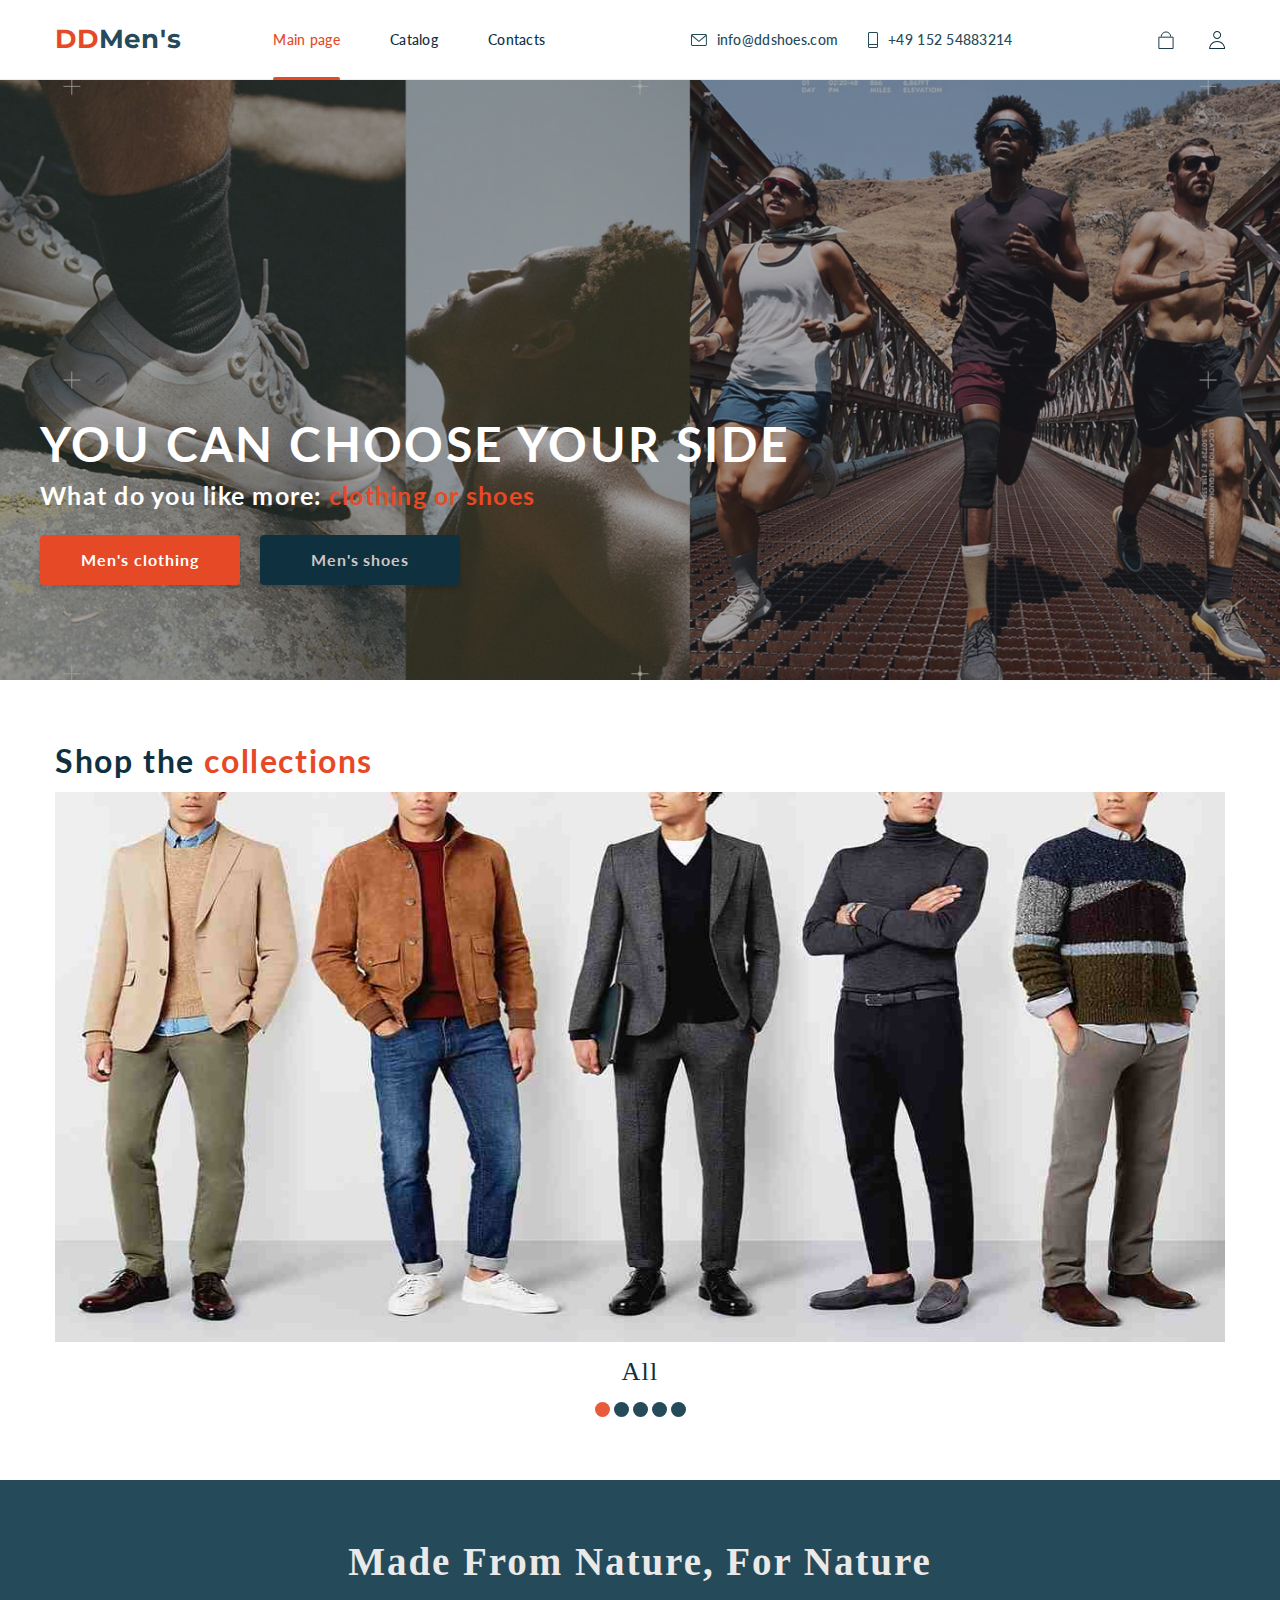
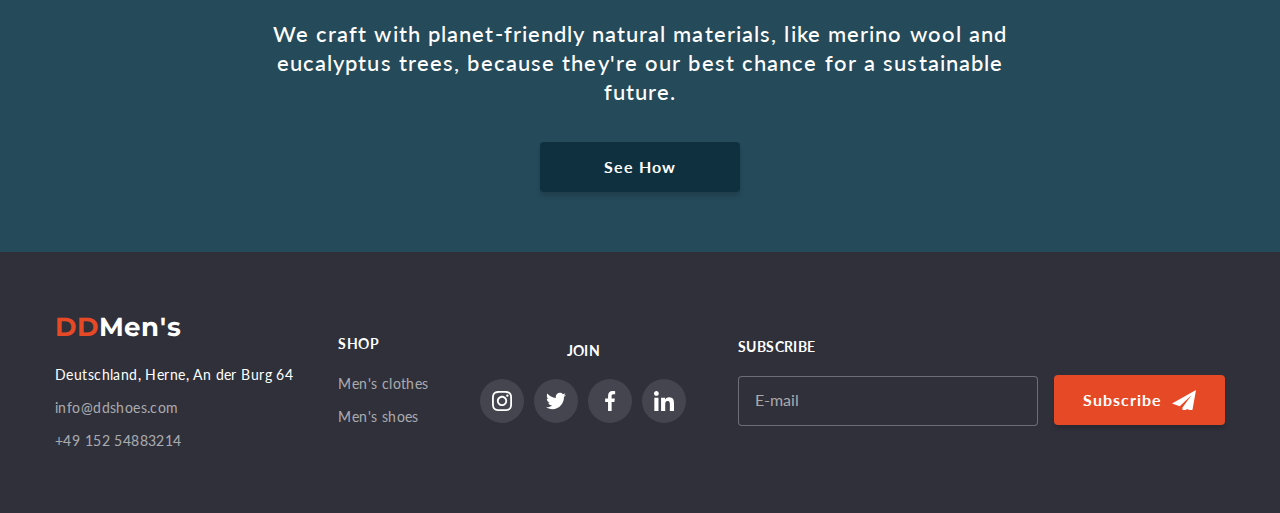
<file: src/index.html>
<!DOCTYPE html>
<html lang="en">
  <head>
    <meta charset="UTF-8" />
    <meta http-equiv="X-UA-Compatible" content="IE=edge" />
    <meta name="viewport" content="width=device-width, initial-scale=1.0" />
    <title>DDmen's</title>
    <!-- Fonts -->
    <link
      href="https://fonts.googleapis.com/css2?family=Cormorant:wght@500&family=Jost:wght@500&family=Lato:wght@400;700&family=Montserrat:wght@400;500&family=Raleway:wght@700&display=swap"
      rel="stylesheet"
    />

    <!-- Normalize -->
    <link
      rel="stylesheet"
      href="https://cdnjs.cloudflare.com/ajax/libs/modern-normalize/1.1.0/modern-normalize.min.css"
    />

    <!-- slick -->
    <!-- Add the slick-theme.css if you want default styling -->
    <!-- <link
      rel="stylesheet"
      type="text/css"
      href="//cdn.jsdelivr.net/npm/slick-carousel@1.8.1/slick/slick.css"
    /> -->
    <!-- Add the slick-theme.css if you want default styling -->
    <!-- <link
      rel="stylesheet"
      type="text/css"
      href="//cdn.jsdelivr.net/npm/slick-carousel@1.8.1/slick/slick-theme.css"
    /> -->

    <!-- Styles -->
    <link rel="stylesheet" href="../css/main.min.css" />
  </head>
  <body>
    <!-- Header -->
    <header class="header" id="header">
      <div class="header-container">
        <!-- Site-nav -->
        <nav class="site-nav">
          <a href="./index.html" class="site-nav__logo">
            <span class="site-nav__logo-span">DD</span>Men's
          </a>
          <ul class="site-nav__list">
            <li class="site-nav__item">
              <a
                href="./index.html"
                class="site-nav__link site-nav__link--current"
                >Main page</a
              >
            </li>
            <li class="site-nav__item">
              <a href="./catalog.html" class="site-nav__link">Catalog</a>
            </li>
            <li class="site-nav__item">
              <a href="" class="site-nav__link">Contacts</a>
            </li>
          </ul>
        </nav>

        <!-- Contacts -->
        <div class="contact">
          <ul class="header-contact__list">
            <li class="header-contact__item">
              <a href="mailto:info@ddshoes.com" class="header-contact__link">
                <svg class="header-contact__icon" width="16" height="12">
                  <use href="./images/icons/header/header.svg#mailto"></use>
                </svg>
                info@ddshoes.com
              </a>
            </li>
            <li class="header-contact__item">
              <a href="tel:+4915254883214" class="header-contact__link">
                <svg class="header-contact__icon" width="10" height="16">
                  <use href="./images/icons/header/header.svg#tel"></use>
                </svg>
                +49 152 54883214
              </a>
            </li>
          </ul>
        </div>

        <!-- Header-actions -->
        <div class="header-actions">
          <ul class="header-actions__list">
            <li class="header-actions__item">
              <a
                href=""
                class="header-actions__link header-actions__link-busket"
              >
                <svg
                  class="header-actions__icon header-actions__icon-busket"
                  width="16"
                  height="18"
                >
                  <use
                    href="./images/icons/header/actions-header.svg#busket"
                  ></use>
                </svg>
              </a>
            </li>
            <li class="header-actions__item">
              <a href="" class="header-actions__link">
                <svg class="header-actions__icon" width="16" height="18">
                  <use
                    href="./images/icons/header/actions-header.svg#account"
                  ></use>
                </svg>
              </a>
            </li>
          </ul>
        </div>

        <!-- Mobile -->

        <!-- Mobile-button -->
        <button
          type="button"
          class="burger__btn burger__btn--opened js-open-menu"
          aria-expanded="false"
          aria-controls="mobile-menu-container"
        >
          <svg
            class="burger__icon burger__icon--opened"
            aria-label="Перемикач мобільного меню"
          >
            <use
              class="burger__use burger__use--opened"
              href="../src/images/icons/mobile/mobile-new.svg#menu-new"
            ></use>
          </svg>
        </button>

        <!-- Mobile-menu -->
        <div class="mobile-menu js-menu-container">
          <div class="menu-container" id="mobile-menu-container">
            <button
              type="button"
              class="burger__btn burger__btn--closed is-close js-close-menu"
              aria-expanded="false"
              aria-controls="mobile-menu-container"
            >
              <svg class="burger__icon" aria-label="Перемикач мобільного меню">
                <use
                  class="burger__use burger__use--crossed"
                  href="./images/icons/mobile/mobile.svg#close-40px"
                ></use>
              </svg>
            </button>

            <!-- Mobile-nav -->
            <ul class="mobile-nav__list">
              <li class="mobile-nav__item">
                <a
                  href="./index.html"
                  class="mobile-nav__link mobile-nav__link--current"
                  >Main page</a
                >
              </li>
              <li class="mobile-nav__item">
                <a href="./catalog.html" class="mobile-nav__link">Catalog</a>
              </li>
              <li class="mobile-nav__item">
                <a href="" class="mobile-nav__link">Contacts</a>
              </li>
            </ul>

            <!-- Mobile-contact -->
            <ul class="mobile-contact__list">
              <li class="mobile-contact__item">
                <a href="tel:+4915254883214" class="mobile-contact__link">
                  +49 152 54883214
                </a>
              </li>
              <li class="mobile-contact__item">
                <a href="mailto:info@ddshoes.com" class="mobile-contact__link">
                  info@ddshoes.com
                </a>
              </li>
            </ul>

            <!-- Mobile-socials -->
            <ul class="mobile-socials">
              <li class="mobile-socials__item">
                <a
                  class="mobile-socials__link"
                  href="https://www.instagram.com/"
                >
                  Instagram
                </a>
              </li>
              <li class="mobile-socials__item">
                <a class="mobile-socials__link" href="https://www.twitter.com/">
                  Twitter
                </a>
              </li>
              <li class="mobile-socials__item">
                <a
                  class="mobile-socials__link"
                  href="https://www.facebook.com/"
                >
                  Facebook
                </a>
              </li>
              <li class="mobile-socials__item">
                <a
                  class="mobile-socials__link"
                  href="https://www.linkedin.com/"
                >
                  LinkedIn
                </a>
              </li>
            </ul>
          </div>
        </div>
      </div>
    </header>

    <!-- Main -->
    <main>
      <!-- Hero -->
      <section class="hero">
        <div class="hero__container">
          <h1 class="hero__title">You can choose your side</h1>
          <p class="hero__text">
            What do you like more:
            <span class="hero__text-span">clothing or shoes</span>
          </p>

          <ul class="hero__list">
            <li class="hero__item">
              <a href="./catalog-clothes.html" class="hero__link"
                ><button class="hero__button">Men's clothing</button></a
              >
            </li>
            <li class="hero__item">
              <a href="./catalog-shoes.html" class="hero__link"
                ><button class="hero__button hero__button-shoes">
                  Men's shoes
                </button></a
              >
            </li>
          </ul>
        </div>
      </section>

      <!-- Season -->
      <section class="season">
        <div class="season__container">
          <h2 class="season__title">
            Shop the <span class="season__title-span">collections</span>
          </h2>

          <!-- Slide-show -->
          <div class="slideshow-cards">
            <ul class="slideshow-cards__list">
              <li class="slideshow-cards__item">
                <div class="slideshow-cards__box mySlides fade">
                  <p class="slideshow-cards__number">1 / 5</p>
                  <img
                    class="slideshow-cards__img"
                    src="./images/index/season/all.jpg"
                    alt=""
                  />
                  <a href="./catalog-clothes.html" class="slideshow-cards__link"
                    ><p class="slideshow-cards__text">All</p></a
                  >
                </div>
              </li>

              <li class="slideshow-cards__item">
                <div class="slideshow-cards__box mySlides fade">
                  <p class="slideshow-cards__number">2 / 5</p>
                  <img
                    class="slideshow-cards__img"
                    src="./images/index/season/sport.jpg"
                    alt=""
                  />
                  <a href="./catalog-clothes.html" class="slideshow-cards__link"
                    ><p class="slideshow-cards__text">Sport</p></a
                  >
                </div>
              </li>

              <li class="slideshow-cards__item">
                <div class="slideshow-cards__box mySlides fade">
                  <p class="slideshow-cards__number">3 / 5</p>
                  <img
                    class="slideshow-cards__img"
                    src="./images/index/season/summer.jpg"
                    alt=""
                  />
                  <a href="./catalog-clothes.html" class="slideshow-cards__link"
                    ><p class="slideshow-cards__text">Summer</p></a
                  >
                </div>
              </li>

              <li class="slideshow-cards__item">
                <div class="slideshow-cards__box mySlides fade">
                  <p class="slideshow-cards__number">4 / 5</p>
                  <img
                    class="slideshow-cards__img"
                    src="./images/index/season/winter.jpg"
                    alt=""
                  />
                  <a href="./catalog-clothes.html" class="slideshow-cards__link"
                    ><p class="slideshow-cards__text">Winter</p></a
                  >
                </div>
              </li>

              <li class="slideshow-cards__item">
                <div class="slideshow-cards__box mySlides fade">
                  <p class="slideshow-cards__number">5 / 5</p>
                  <img
                    class="slideshow-cards__img"
                    src="./images/index/season/casual.jpg"
                    alt=""
                  />
                  <a href="./catalog-clothes.html" class="slideshow-cards__link"
                    ><p class="slideshow-cards__text">Casual</p></a
                  >
                </div>
              </li>
            </ul>
          </div>

          <!-- Next and previous buttons -->
          <!-- <div class="slideshow-swipe">
            <ul class="slideshow-swipe__list">
              <li class="slideshow-swipe__item">
                <a
                  class="slideshow-swipe__button prev"
                  onclick="plusSlides(-1)"
                >
                  <svg class="slideshow-swipe__icon">
                    <use href="../src/images/icons/index/left.svg"></use>
                  </svg>
                </a>
              </li>
              <li class="slideshow-swipe__item slideshow-swipe__item-next">
                <a class="slideshow-swipe__button next" onclick="plusSlides(1)">
                  <svg class="slideshow-swipe__icon">
                    <use href="./images/icons/index/right.svg"></use>
                  </svg>
                </a>
              </li>
            </ul>
          </div> -->

          <!-- The dots/circles -->
          <div class="slideshow-dots">
            <ul class="slideshow-dots__list">
              <li class="slideshow-dots__item">
                <span
                  class="slideshow-dots__dot dot"
                  onclick="currentSlide(1)"
                ></span>
              </li>
              <li class="slideshow-dots__item">
                <span
                  class="slideshow-dots__dot dot"
                  onclick="currentSlide(2)"
                ></span>
              </li>
              <li class="slideshow-dots__item">
                <span
                  class="slideshow-dots__dot dot"
                  onclick="currentSlide(3)"
                ></span>
              </li>
              <li class="slideshow-dots__item">
                <span
                  class="slideshow-dots__dot dot"
                  onclick="currentSlide(4)"
                ></span>
              </li>
              <li class="slideshow-dots__item">
                <span
                  class="slideshow-dots__dot dot"
                  onclick="currentSlide(5)"
                ></span>
              </li>
            </ul>
          </div>
        </div>
      </section>

      <!-- Nature -->
      <section class="nature">
        <div class="nature__container">
          <h2 class="nature__title">Made From Nature, For Nature</h2>
          <p class="nature__text">
            We craft with planet-friendly natural materials, like merino wool
            and eucalyptus trees, because they're our best chance for a
            sustainable future.
          </p>
          <a href="" class="nature__link"
            ><button type="button" class="nature__button">See How</button>
          </a>
        </div>
      </section>
    </main>

    <!-- Footer -->
    <footer class="footer">
      <div class="footer-container">
        <h2 class="footer__title">Footer</h2>
        <!-- Footer-address -->
        <div class="footer-address">
          <!-- Address-logo -->
          <a href="./index.html" class="footer-address__logo">
            <span class="footer-address__logo-span">DD</span>Men's
          </a>

          <address class="footer-address__address">
            <ul class="footer-address__list">
              <li class="footer-address__item">
                <a
                  href="https://maps.app.goo.gl/2RKLBcvgn1Kz6TnK7?g_st=it"
                  class="footer-address__link"
                  >Deutschland, Herne, An der Burg 64</a
                >
              </li>
              <li class="footer-address__item">
                <a
                  href="mailto:info@ddshoes.com"
                  class="footer-address__link footer-address__link--add"
                  >info@ddshoes.com</a
                >
              </li>
              <li class="footer-address__item">
                <a
                  href="tel:+4915254883214"
                  class="footer-address__link footer-address__link--add"
                  >+49 152 54883214</a
                >
              </li>
            </ul>
          </address>
        </div>

        <!-- Shop -->
        <div class="footer-shop">
          <h3 class="footer-shop__title">Shop</h3>
          <ul class="footer-shop__list">
            <li class="footer-shop__item">
              <a href="./catalog-clothes.html" class="footer-shop__link">
                <p class="footer-shop__text">Men's clothes</p>
              </a>
            </li>
            <li class="footer-shop__item">
              <a href="./catalog-shoes.html" class="footer-shop__link">
                <p class="footer-shop__text">Men's shoes</p>
              </a>
            </li>
          </ul>
        </div>

        <!-- Socials -->
        <div class="footer-socials">
          <h3 class="footer-socials__title">Join</h3>
          <ul class="footer-socials__list">
            <li class="footer-socials__item">
              <a
                href="https://www.instagram.com/"
                target="_blank"
                class="footer-socials__link"
              >
                <svg class="footer-socials__icon">
                  <use href="./images/icons/social/social.svg#instagram"></use>
                </svg>
              </a>
            </li>
            <li class="footer-socials__item">
              <a
                href="https://www.twitter.com/"
                target="_blank"
                class="footer-socials__link"
              >
                <svg class="footer-socials__icon">
                  <use href="./images/icons/social/social.svg#twitter"></use>
                </svg>
              </a>
            </li>
            <li class="footer-socials__item">
              <a
                href="https://www.facebook.com/"
                target="_blank"
                class="footer-socials__link"
              >
                <svg class="footer-socials__icon">
                  <use href="./images/icons/social/social.svg#facebook"></use>
                </svg>
              </a>
            </li>
            <li class="footer-socials__item">
              <a
                href="https://www.linkedin.com/"
                target="_blank"
                class="footer-socials__link"
              >
                <svg class="footer-socials__icon">
                  <use href="./images/icons/social/social.svg#linkedin"></use>
                </svg>
              </a>
            </li>
          </ul>
        </div>

        <!-- Subscribe -->
        <div class="footer-subscribe">
          <p class="footer-subscribe__text">Subscribe</p>
          <form action="" class="js-speaker-form">
            <div class="form-footer">
              <label for="mail" class="form-footer__label"></label>
              <input
                type="email"
                name="mail"
                id="mail"
                class="form-footer__input"
                placeholder="E-mail"
              />
              <button type="submit" class="form-footer__button">
                Subscribe
              </button>
            </div>
          </form>
        </div>
      </div>
    </footer>

    <!-- Scripts -->
    <script src="../src/js/modal.js"></script>
    <script defer src="../src/js/mobile-menu.js"></script>
    <script src="../src/js/slider.js"></script>
    <!-- <script defer src="../src/js/light-box.js"></script>
    <script src="../src/js/slick.js"></script> -->
  </body>
</html>
</file>
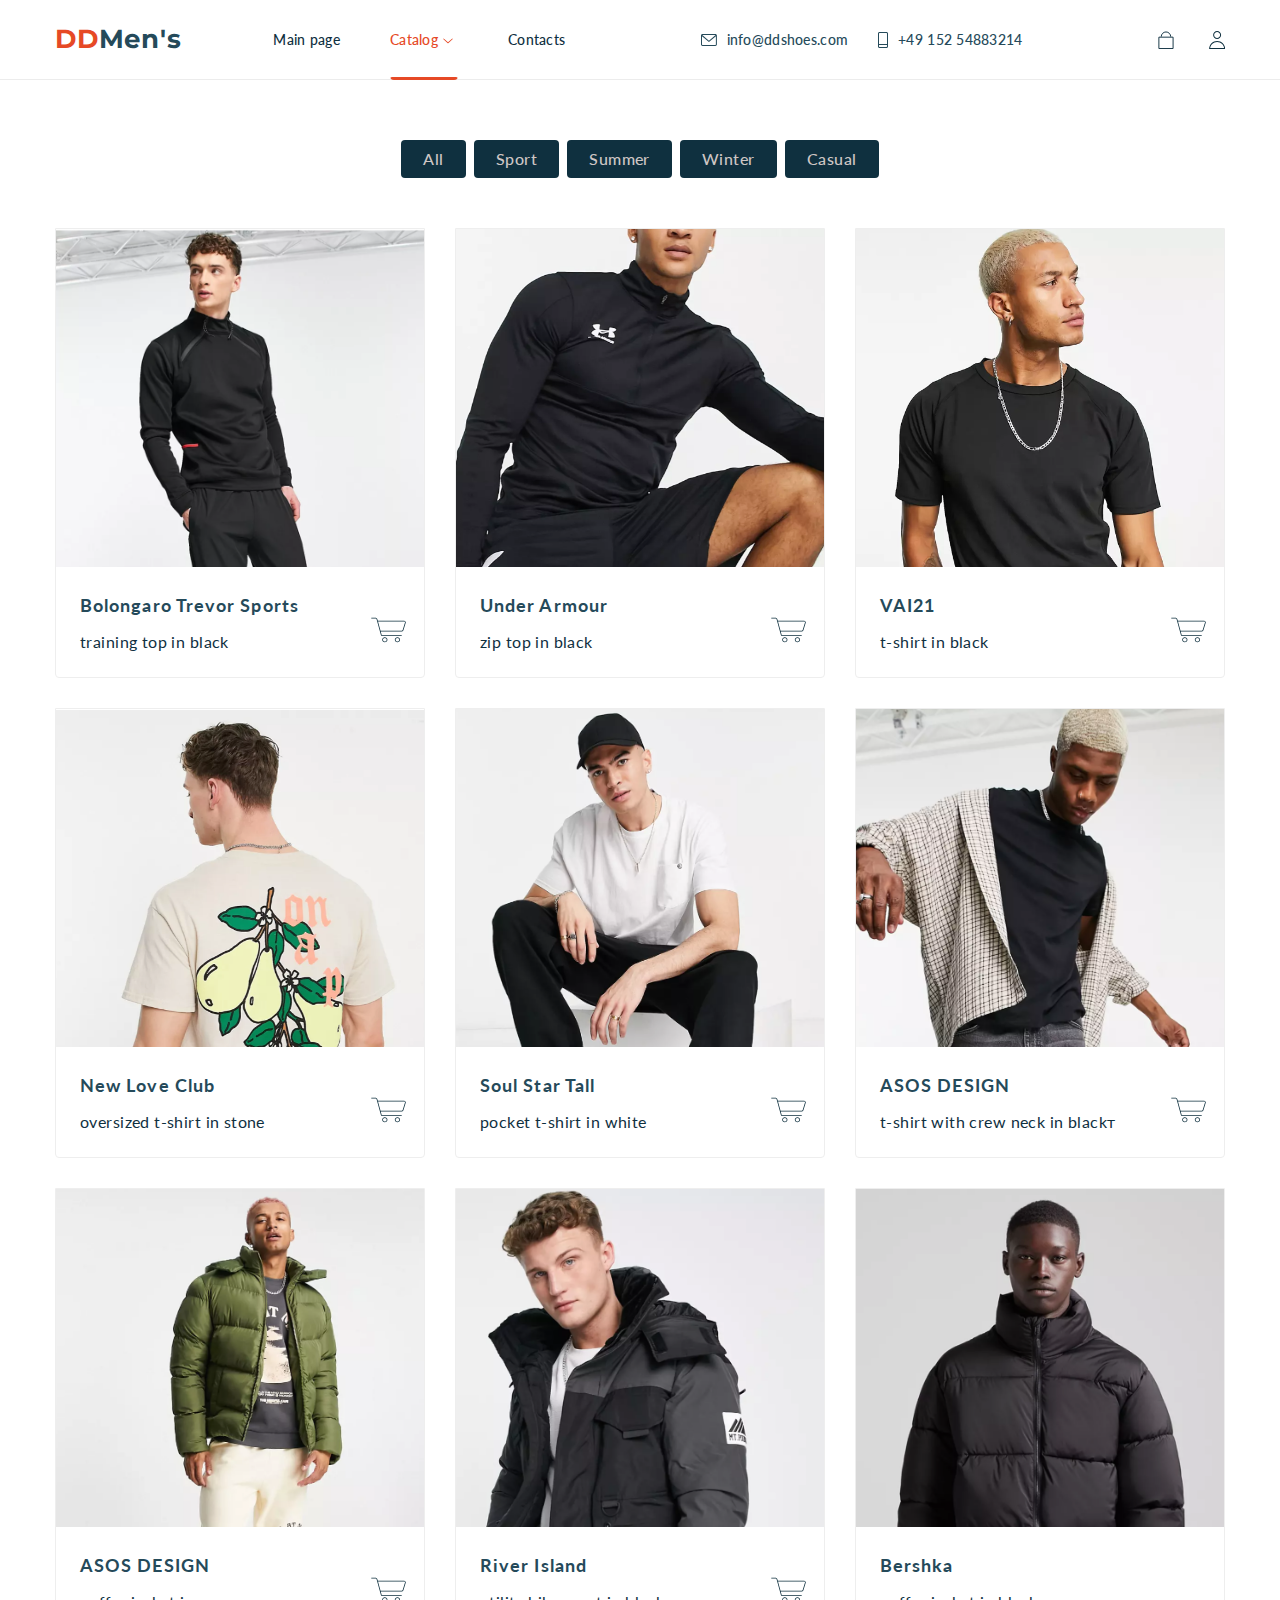
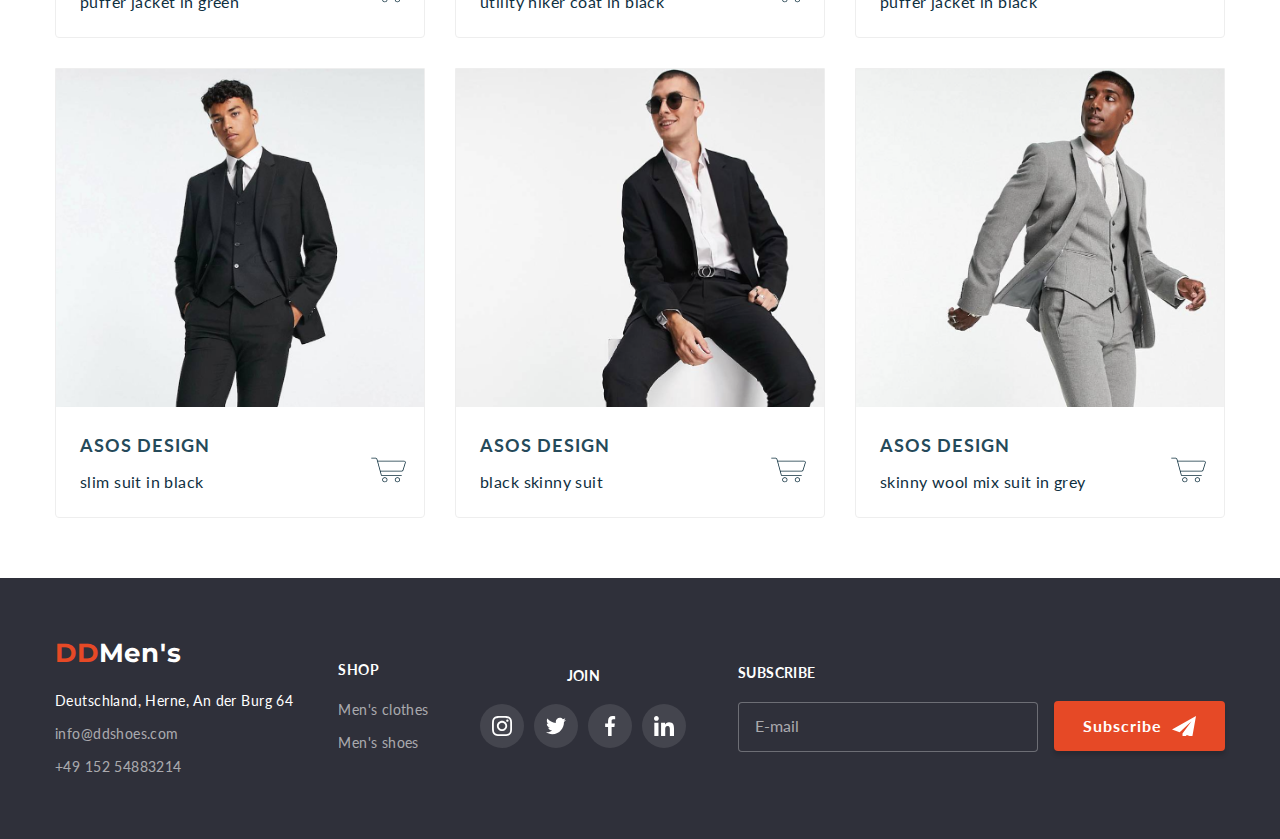
<file: catalog-clothes.html>
<!DOCTYPE html>
<html lang="en">
  <head>
    <meta charset="UTF-8" />
    <meta http-equiv="X-UA-Compatible" content="IE=edge" />
    <meta name="viewport" content="width=device-width, initial-scale=1.0" />
    <title>DDmen's</title>
    <!-- Fonts -->
    <link
      href="https://fonts.googleapis.com/css2?family=Cormorant:wght@500&family=Jost:wght@500&family=Lato:wght@400;700&family=Montserrat:wght@400;500&family=Raleway:wght@700&display=swap"
      rel="stylesheet"
    />

    <!-- Normalize -->
    <link
      rel="stylesheet"
      href="https://cdnjs.cloudflare.com/ajax/libs/modern-normalize/1.1.0/modern-normalize.min.css"
    />

    <!-- Script JQuery -->
    <script src="//ajax.googleapis.com/ajax/libs/jquery/1.10.2/jquery.min.js"></script>

    <!-- Styles -->
    <link rel="stylesheet" href="./css/main.min.css" />
  </head>
  <body>
    <!-- Header -->
    <header class="header" id="header">
      <div class="header-container">
        <!-- Site-nav -->
        <nav class="site-nav">
          <a href="./index.html" class="site-nav__logo">
            <span class="site-nav__logo-span">DD</span>Men's
          </a>
          <ul class="site-nav__list">
            <li class="site-nav__item">
              <a href="./index.html" class="site-nav__link">Main page</a>
            </li>
            <li class="site-nav__item">
              <!-- <a href="./catalog.html" class="site-nav__link">Catalog</a> -->
              <div class="dropdown">
                <button
                  class="dropdown__button site-nav__link site-nav__link--current"
                >
                  Catalog
                  <svg class="dropdown__icon" width="20" height="20">
                    <use
                      href="./images/icons/header/scroll.svg#scroll-down"
                    ></use>
                  </svg>
                </button>
                <div class="dropdown__content">
                  <ul class="dropdown__list">
                    <li class="dropdown__item">
                      <a class="dropdown__link" href="./catalog-clothes.html"
                        >Men's wear</a
                      >
                    </li>
                    <li class="dropdown__item">
                      <a class="dropdown__link" href="./catalog-shoes.html"
                        >Men's shoes</a
                      >
                    </li>
                  </ul>
                </div>
              </div>
            </li>
            <li class="site-nav__item">
              <a href="" class="site-nav__link">Contacts</a>
            </li>
          </ul>
        </nav>

        <!-- Contacts -->
        <div class="contact">
          <ul class="header-contact__list">
            <li class="header-contact__item">
              <a href="mailto:info@ddshoes.com" class="header-contact__link">
                <svg class="header-contact__icon" width="16" height="12">
                  <use href="./images/icons/header/header.svg#mailto"></use>
                </svg>
                info@ddshoes.com
              </a>
            </li>
            <li class="header-contact__item">
              <a href="tel:+4915254883214" class="header-contact__link">
                <svg class="header-contact__icon" width="10" height="16">
                  <use href="./images/icons/header/header.svg#tel"></use>
                </svg>
                +49 152 54883214
              </a>
            </li>
          </ul>
        </div>

        <!-- Header-actions -->
        <div class="header-actions">
          <ul class="header-actions__list">
            <li class="header-actions__item">
              <a
                href=""
                class="header-actions__link header-actions__link-busket"
              >
                <svg
                  class="header-actions__icon header-actions__icon-busket"
                  width="16"
                  height="18"
                >
                  <use
                    href="./images/icons/header/actions-header.svg#busket"
                  ></use>
                </svg>
              </a>
            </li>
            <li class="header-actions__item">
              <a href="" class="header-actions__link">
                <svg class="header-actions__icon" width="16" height="18">
                  <use
                    href="./images/icons/header/actions-header.svg#account"
                  ></use>
                </svg>
              </a>
            </li>
          </ul>
        </div>

        <!-- Mobile -->

        <!-- Mobile-button -->
        <button
          type="button"
          class="burger__btn burger__btn--opened js-open-menu"
          aria-expanded="false"
          aria-controls="mobile-menu-container"
        >
          <svg
            class="burger__icon burger__icon--opened"
            aria-label="Перемикач мобільного меню"
          >
            <use
              class="burger__use burger__use--opened"
              href="./images/icons/mobile/mobile-new.svg#menu-new"
            ></use>
          </svg>
        </button>

        <!-- Mobile-menu -->
        <div class="mobile-menu js-menu-container">
          <div class="menu-container" id="mobile-menu-container">
            <button
              type="button"
              class="burger__btn burger__btn--closed is-close js-close-menu"
              aria-expanded="false"
              aria-controls="mobile-menu-container"
            >
              <svg class="burger__icon" aria-label="Перемикач мобільного меню">
                <use
                  class="burger__use burger__use--crossed"
                  href="./images/icons/mobile/mobile.svg#close-40px"
                ></use>
              </svg>
            </button>

            <!-- Mobile-nav -->
            <ul class="mobile-nav__list">
              <li class="mobile-nav__item">
                <a href="./index.html" class="mobile-nav__link">Main page</a>
              </li>
              <li class="mobile-nav__item">
                <div class="dropdown-mobile">
                  <button
                    class="dropdown-mobile__button mobile-nav__link dropdown-btn mobile-nav__link--current"
                  >
                    Catalog
                    <!-- <svg class="dropdown-mobile__icon" width="20" height="20"> -->
                    <!-- <use
                        href="./images/icons/header/scroll.svg#scroll-down"
                      ></use>
                    </svg> -->
                  </button>
                  <div class="dropdown-mobile__content">
                    <ul class="dropdown-mobile__list">
                      <li class="dropdown-mobile__item">
                        <a
                          class="dropdown-mobile__link"
                          href="./catalog-clothes.html"
                          >Men's wear</a
                        >
                      </li>
                      <li class="dropdown-mobile__item">
                        <a
                          class="dropdown-mobile__link"
                          href="./catalog-shoes.html"
                          >Men's shoes</a
                        >
                      </li>
                    </ul>
                  </div>
                </div>
              </li>

              <li class="mobile-nav__item mobile-nav__item-contacts">
                <a href="" class="mobile-nav__link">Contacts</a>
              </li>
            </ul>

            <!-- Mobile-contact -->
            <ul class="mobile-contact__list">
              <li class="mobile-contact__item">
                <a href="tel:+4915254883214" class="mobile-contact__link">
                  +49 152 54883214
                </a>
              </li>
              <li class="mobile-contact__item">
                <a href="mailto:info@ddshoes.com" class="mobile-contact__link">
                  info@ddshoes.com
                </a>
              </li>
            </ul>

            <!-- Mobile-socials -->
            <ul class="mobile-socials">
              <li class="mobile-socials__item">
                <a
                  class="mobile-socials__link"
                  href="https://www.instagram.com/"
                >
                  Instagram
                </a>
              </li>
              <li class="mobile-socials__item">
                <a class="mobile-socials__link" href="https://www.twitter.com/">
                  Twitter
                </a>
              </li>
              <li class="mobile-socials__item">
                <a
                  class="mobile-socials__link"
                  href="https://www.facebook.com/"
                >
                  Facebook
                </a>
              </li>
              <li class="mobile-socials__item">
                <a
                  class="mobile-socials__link"
                  href="https://www.linkedin.com/"
                >
                  LinkedIn
                </a>
              </li>
            </ul>
          </div>
        </div>
      </div>
    </header>

    <!-- Main -->
    <main>
      <!-- Catalog -->
      <section class="catalog">
        <div class="catalog-container">
          <h1 class="catalog__title">Catalog</h1>

          <!-- Filtration buttons -->
          <div class="filtration__container">
            <ul class="filtration__list">
              <li class="filtration__item">
                <button
                  class="filtration__button"
                  onclick="filterSelection('all')"
                >
                  All
                </button>
              </li>
              <li class="filtration__item">
                <button
                  class="filtration__button"
                  onclick="filterSelection('sport')"
                >
                  Sport
                </button>
              </li>
              <li class="filtration__item">
                <button
                  class="filtration__button"
                  onclick="filterSelection('summer')"
                >
                  Summer
                </button>
              </li>
              <li class="filtration__item">
                <button
                  class="filtration__button"
                  onclick="filterSelection('winter')"
                >
                  Winter
                </button>
              </li>
              <li class="filtration__item">
                <button
                  class="filtration__button"
                  onclick="filterSelection('casual')"
                >
                  Casual
                </button>
              </li>
            </ul>
          </div>

          <!-- Catalog list -->
          <div class="catalog-list__container">
            <ul class="catalog-overlay__list">
              <li class="catalog-overlay__item filterDiv sport">
                <a href="#" class="catalog-overlay__link">
                  <div class="product-description">
                    <img
                      src="./images/catalog/catalog-clothing/sport-1.jpg"
                      alt=""
                      class="catalog-overlay__img"
                    />
                    <div class="catalog-overlay__description">
                      <p class="catalog-overlay__text">
                        Lorem ipsum dolor sit amet consectetur adipisicing elit.
                        Sunt vel accusamus ad consequatur ab, delectus sit nihil
                        in similique maiores, at aliquid pariatur velit error
                        fuga sint, blanditiis est laborum?
                      </p>
                    </div>
                  </div>
                  <div class="catalog-cards">
                    <h2 class="catalog-cards__title">
                      Bolongaro Trevor Sports
                    </h2>
                    <p class="catalog-cards__text">training top in black</p>
                    <button class="catalog-cards__button"></button>
                  </div>
                </a>
              </li>

              <li class="catalog-overlay__item filterDiv sport">
                <a href="#" class="catalog-overlay__link">
                  <div class="product-description">
                    <img
                      src="./images/catalog/catalog-clothing/sport-2.jpg"
                      alt=""
                      class="catalog-overlay__img"
                    />
                    <div class="catalog-overlay__description">
                      <p class="catalog-overlay__text">
                        Lorem ipsum dolor sit amet consectetur adipisicing elit.
                        Facere, eum expedita eligendi error praesentium, porro
                        assumenda architecto molestias distinctio neque
                        similique hic quidem, dolores sed nam dolorem. Mollitia,
                        tempora facere.
                      </p>
                    </div>
                  </div>
                  <div class="catalog-cards">
                    <h2 class="catalog-cards__title">Under Armour</h2>
                    <p class="catalog-cards__text">zip top in black</p>
                    <button class="catalog-cards__button"></button>
                  </div>
                </a>
              </li>

              <li class="catalog-overlay__item filterDiv sport">
                <a href="" class="catalog-overlay__link">
                  <div class="product-description">
                    <img
                      src="./images/catalog/catalog-clothing/sport-3.jpg"
                      alt=""
                      class="catalog-overlay__img"
                    />
                    <div class="catalog-overlay__description">
                      <p class="catalog-overlay__text">
                        Lorem ipsum dolor sit amet consectetur adipisicing elit.
                        Earum quis tempore libero. Nesciunt qui quaerat
                        consectetur sequi, commodi quam in ea hic mollitia iusto
                        velit voluptatibus reprehenderit possimus. Asperiores,
                        ipsum?
                      </p>
                    </div>
                  </div>
                  <div class="catalog-cards">
                    <h2 class="catalog-cards__title">VAI21</h2>
                    <p class="catalog-cards__text">t-shirt in black</p>
                    <button class="catalog-cards__button"></button>
                  </div>
                </a>
              </li>

              <li class="catalog-overlay__item filterDiv summer">
                <a href="" class="catalog-overlay__link">
                  <div class="product-description">
                    <img
                      src="./images/catalog/catalog-clothing/summer-1.jpg"
                      alt=""
                      class="catalog-overlay__img"
                    />
                    <div class="catalog-overlay__description">
                      <p class="catalog-overlay__text">
                        Lorem ipsum dolor sit amet consectetur adipisicing elit.
                        Voluptate pariatur dolorum, consequuntur tenetur
                        mollitia quasi, hic velit unde error nam quae dolore
                        sequi maiores ad! Dolorem praesentium at asperiores
                        cumque!
                      </p>
                    </div>
                  </div>
                  <div class="catalog-cards">
                    <h2 class="catalog-cards__title">New Love Club</h2>
                    <p class="catalog-cards__text">
                      oversized t-shirt in stone
                    </p>
                    <button class="catalog-cards__button"></button>
                  </div>
                </a>
              </li>

              <li class="catalog-overlay__item filterDiv summer">
                <a href="" class="catalog-overlay__link">
                  <div class="product-description">
                    <img
                      src="./images/catalog/catalog-clothing/summer-2.jpg"
                      alt=""
                      class="catalog-overlay__img"
                    />
                    <div class="catalog-overlay__description">
                      <p class="catalog-overlay__text">
                        Lorem ipsum dolor sit amet consectetur adipisicing elit.
                        Dolor rem neque odit, illum cupiditate ut quibusdam
                        distinctio quos doloribus laudantium quia pariatur,
                        recusandae ab? Non nam velit necessitatibus quis sed.
                      </p>
                    </div>
                  </div>
                  <div class="catalog-cards">
                    <h2 class="catalog-cards__title">Soul Star Tall</h2>
                    <p class="catalog-cards__text">pocket t-shirt in white</p>
                    <button class="catalog-cards__button"></button>
                  </div>
                </a>
              </li>

              <li class="catalog-overlay__item filterDiv summer">
                <a href="" class="catalog-overlay__link">
                  <div class="product-description">
                    <img
                      src="./images/catalog/catalog-clothing/summer-3.jpg"
                      alt=""
                      class="catalog-overlay__img"
                    />
                    <div class="catalog-overlay__description">
                      <p class="catalog-overlay__text">
                        Lorem ipsum dolor sit amet consectetur adipisicing elit.
                        Ut vel officia hic? Aliquam magni officiis, beatae
                        aliquid quisquam enim! Nisi, nostrum! Recusandae, sint?
                        Iusto fugiat alias id, mollitia rem delectus!
                      </p>
                    </div>
                  </div>
                  <div class="catalog-cards">
                    <h2 class="catalog-cards__title">ASOS DESIGN</h2>
                    <p class="catalog-cards__text">
                      t-shirt with crew neck in blackт
                    </p>
                    <button class="catalog-cards__button"></button>
                  </div>
                </a>
              </li>

              <li class="catalog-overlay__item filterDiv winter">
                <a href="" class="catalog-overlay__link">
                  <div class="product-description">
                    <img
                      src="./images/catalog/catalog-clothing/winter-1.jpg"
                      alt=""
                      class="catalog-overlay__img"
                    />
                    <div class="catalog-overlay__description">
                      <p class="catalog-overlay__text">
                        Lorem, ipsum dolor sit amet consectetur adipisicing
                        elit. Fugiat voluptate ea nobis, ipsa ducimus distinctio
                        dolorem aut suscipit sequi mollitia quaerat voluptatibus
                        itaque architecto eveniet excepturi necessitatibus
                        perferendis est id.
                      </p>
                    </div>
                  </div>
                  <div class="catalog-cards">
                    <h2 class="catalog-cards__title">ASOS DESIGN</h2>
                    <p class="catalog-cards__text">puffer jacket in green</p>
                    <button class="catalog-cards__button"></button>
                  </div>
                </a>
              </li>

              <li class="catalog-overlay__item filterDiv winter">
                <a href="" class="catalog-overlay__link">
                  <div class="product-description">
                    <img
                      src="./images/catalog/catalog-clothing/winter-2.jpg"
                      alt=""
                      class="catalog-overlay__img"
                    />
                    <div class="catalog-overlay__description">
                      <p class="catalog-overlay__text">
                        Lorem ipsum dolor sit amet consectetur adipisicing elit.
                        Laudantium nam tenetur corporis eveniet repudiandae
                        dolores quaerat necessitatibus, pariatur, labore
                        inventore ipsa rerum dolor odit? Quae laudantium
                        pariatur hic earum incidunt.
                      </p>
                    </div>
                  </div>
                  <div class="catalog-cards">
                    <h2 class="catalog-cards__title">River Island</h2>
                    <p class="catalog-cards__text">
                      utility hiker coat in black
                    </p>
                    <button class="catalog-cards__button"></button>
                  </div>
                </a>
              </li>

              <li class="catalog-overlay__item filterDiv winter">
                <a href="" class="catalog-overlay__link">
                  <div class="product-description">
                    <img
                      src="./images/catalog/catalog-clothing/winter-3.jpg"
                      alt=""
                      class="catalog-overlay__img"
                    />
                    <div class="catalog-overlay__description">
                      <p class="catalog-overlay__text">
                        Lorem ipsum dolor sit amet consectetur adipisicing elit.
                        Tenetur eveniet tempore voluptatem sint, expedita quasi
                        perferendis voluptas ipsa repellat dicta sit similique
                        corporis unde eius cupiditate accusantium consequuntur
                        ullam non!
                      </p>
                      <button class="catalog-cards__button"></button>
                    </div>
                  </div>
                  <div class="catalog-cards">
                    <h2 class="catalog-cards__title">Bershka</h2>
                    <p class="catalog-cards__text">puffer jacket in black</p>
                  </div>
                </a>
              </li>

              <li class="catalog-overlay__item filterDiv casual">
                <a href="" class="catalog-overlay__link">
                  <div class="product-description">
                    <img
                      src="./images/catalog/catalog-clothing/casual-1.jpg"
                      alt=""
                      class="catalog-overlay__img"
                    />
                    <div class="catalog-overlay__description">
                      <p class="catalog-overlay__text">
                        Lorem ipsum dolor sit amet consectetur adipisicing elit.
                        Aspernatur dolores iure dolore ducimus vitae totam,
                        earum eum laudantium atque. Quidem commodi adipisci eum
                        enim! Itaque velit atque fugit nulla et?
                      </p>
                    </div>
                  </div>
                  <div class="catalog-cards">
                    <h2 class="catalog-cards__title">ASOS DESIGN</h2>
                    <p class="catalog-cards__text">slim suit in black</p>
                    <button class="catalog-cards__button"></button>
                  </div>
                </a>
              </li>

              <li class="catalog-overlay__item filterDiv casual">
                <a href="" class="catalog-overlay__link">
                  <div class="product-description">
                    <img
                      src="./images/catalog/catalog-clothing/casual-2.jpg"
                      alt=""
                      class="catalog-overlay__img"
                    />
                    <div class="catalog-overlay__description">
                      <p class="catalog-overlay__text">
                        Lorem ipsum dolor sit amet consectetur adipisicing elit.
                        Aspernatur dolores iure dolore ducimus vitae totam,
                        earum eum laudantium atque. Quidem commodi adipisci eum
                        enim! Itaque velit atque fugit nulla et?
                      </p>
                    </div>
                  </div>
                  <div class="catalog-cards">
                    <h2 class="catalog-cards__title">ASOS DESIGN</h2>
                    <p class="catalog-cards__text">black skinny suit</p>
                    <button class="catalog-cards__button"></button>
                  </div>
                </a>
              </li>

              <li class="catalog-overlay__item filterDiv casual">
                <a href="" class="catalog-overlay__link">
                  <div class="product-description">
                    <img
                      src="./images/catalog/catalog-clothing/casual-3.jpg"
                      alt=""
                      class="catalog-overlay__img"
                    />
                    <div class="catalog-overlay__description">
                      <p class="catalog-overlay__text">
                        Lorem ipsum dolor sit amet consectetur adipisicing elit.
                        Aspernatur dolores iure dolore ducimus vitae totam,
                        earum eum laudantium atque. Quidem commodi adipisci eum
                        enim! Itaque velit atque fugit nulla et?
                      </p>
                    </div>
                  </div>
                  <div class="catalog-cards">
                    <h2 class="catalog-cards__title">ASOS DESIGN</h2>
                    <p class="catalog-cards__text">
                      skinny wool mix suit in grey
                    </p>
                    <button class="catalog-cards__button"></button>
                  </div>
                </a>
              </li>
            </ul>
          </div>
        </div>
      </section>
    </main>

    <!-- Footer -->
    <footer class="footer">
      <div class="footer-container">
        <h2 class="footer__title">Footer</h2>
        <!-- Footer-address -->
        <div class="footer-address">
          <!-- Address-logo -->
          <a href="./index.html" class="footer-address__logo">
            <span class="footer-address__logo-span">DD</span>Men's
          </a>

          <address class="footer-address__address">
            <ul class="footer-address__list">
              <li class="footer-address__item">
                <a
                  href="https://maps.app.goo.gl/2RKLBcvgn1Kz6TnK7?g_st=it"
                  class="footer-address__link"
                  >Deutschland, Herne, An der Burg 64</a
                >
              </li>
              <li class="footer-address__item">
                <a
                  href="mailto:info@ddshoes.com"
                  class="footer-address__link footer-address__link--add"
                  >info@ddshoes.com</a
                >
              </li>
              <li class="footer-address__item">
                <a
                  href="tel:+4915254883214"
                  class="footer-address__link footer-address__link--add"
                  >+49 152 54883214</a
                >
              </li>
            </ul>
          </address>
        </div>

        <!-- Shop -->
        <div class="footer-shop">
          <h3 class="footer-shop__title">Shop</h3>
          <ul class="footer-shop__list">
            <li class="footer-shop__item">
              <a href="./catalog-clothes.html" class="footer-shop__link">
                <p class="footer-shop__text">Men's clothes</p>
              </a>
            </li>
            <li class="footer-shop__item">
              <a href="./catalog-shoes.html" class="footer-shop__link">
                <p class="footer-shop__text">Men's shoes</p>
              </a>
            </li>
          </ul>
        </div>

        <!-- Socials -->
        <div class="footer-socials">
          <h3 class="footer-socials__title">Join</h3>
          <ul class="footer-socials__list">
            <li class="footer-socials__item">
              <a
                href="https://www.instagram.com/"
                target="_blank"
                class="footer-socials__link"
              >
                <svg class="footer-socials__icon">
                  <use href="./images/icons/social/social.svg#instagram"></use>
                </svg>
              </a>
            </li>
            <li class="footer-socials__item">
              <a
                href="https://www.twitter.com/"
                target="_blank"
                class="footer-socials__link"
              >
                <svg class="footer-socials__icon">
                  <use href="./images/icons/social/social.svg#twitter"></use>
                </svg>
              </a>
            </li>
            <li class="footer-socials__item">
              <a
                href="https://www.facebook.com/"
                target="_blank"
                class="footer-socials__link"
              >
                <svg class="footer-socials__icon">
                  <use href="./images/icons/social/social.svg#facebook"></use>
                </svg>
              </a>
            </li>
            <li class="footer-socials__item">
              <a
                href="https://www.linkedin.com/"
                target="_blank"
                class="footer-socials__link"
              >
                <svg class="footer-socials__icon">
                  <use href="./images/icons/social/social.svg#linkedin"></use>
                </svg>
              </a>
            </li>
          </ul>
        </div>

        <!-- Subscribe -->
        <div class="footer-subscribe">
          <p class="footer-subscribe__text">Subscribe</p>
          <form action="" class="js-speaker-form">
            <div class="form-footer">
              <label for="mail" class="form-footer__label"></label>
              <input
                type="email"
                name="mail"
                id="mail"
                class="form-footer__input"
                placeholder="E-mail"
              />
              <button type="submit" class="form-footer__button">
                Subscribe
              </button>
            </div>
          </form>
        </div>
      </div>
    </footer>

    <!-- Modal
    <div class="backdrop is-hidden" data-modal>
      <div class="modal">
        <form action="" class="modal-form js-speaker-form">
          <h2 class="modal__title">Залиште свої дані, ми вам передзвонимо</h2>
          <button type="button" class="modal__button" data-modal-close>
            <svg class="modal__icon">
              <use href="./images/icons/modal/modal.svg#close"></use>
            </svg>
          </button>
          <div class="form-field">
            <label for="name" class="form-field__label">Ім'я</label>
            <input
              type="text"
              name="name"
              id="name"
              class="form-field__input"
            />
            <svg class="form-field__icon" width="12" height="12">
              <use href="./images/icons/modal/modal.svg#name"></use>
            </svg>
          </div>
          <div class="form-field">
            <label for="tel" class="form-field__label">Телефон</label>
            <input type="tel" name="tel" id="tel" class="form-field__input" />
            <svg class="form-field__icon" width="13" height="13">
              <use href="./images/icons/modal/modal.svg#telef"></use>
            </svg>
          </div>

          <div class="form-field">
            <label for="email" class="form-field__label">Пошта</label>
            <input
              type="email"
              name="email"
              id="email"
              class="form-field__input"
            />
            <svg class="form-field__icon" width="15" height="12">
              <use href="./images/icons/modal/modal.svg#mail"></use>
            </svg>
          </div>

          <div class="form-field form-field--comm">
            <label for="comment" class="form-field__label">Коментар</label>
            <textarea
              name="comment"
              id="comment"
              placeholder="Введіть текст"
              cols="30"
              rows="10"
              class="form-field__comment"
            ></textarea>
          </div>

          <div class="form-field form-field--term">
            <label
              for="terms"
              class="form-field__label form-field__label--term"
            >
              <input
                type="checkbox"
                name="terms"
                id="terms"
                class="form-field__checkbox"
              />
              <span class="form-field__icon--check"></span>
              Погоджуюся з розсилкою та приймаю
              <a class="form-field__link" href="">Умови договору</a>
            </label>
          </div>

          <button type="submit" class="form-field__button">Відправити</button>
        </form>
      </div>
    </div> -->

    <!-- Scripts -->
    <!-- Mobile menu -->
    <script defer src="./js/mobile-menu.js"></script>

    <!-- Catalog -->
    <script defer src="./js/filtration.js"></script>

    <!-- Modal buy -->
    <script defer src="./js/modal.js"></script>
  </body>
</html>
</file>
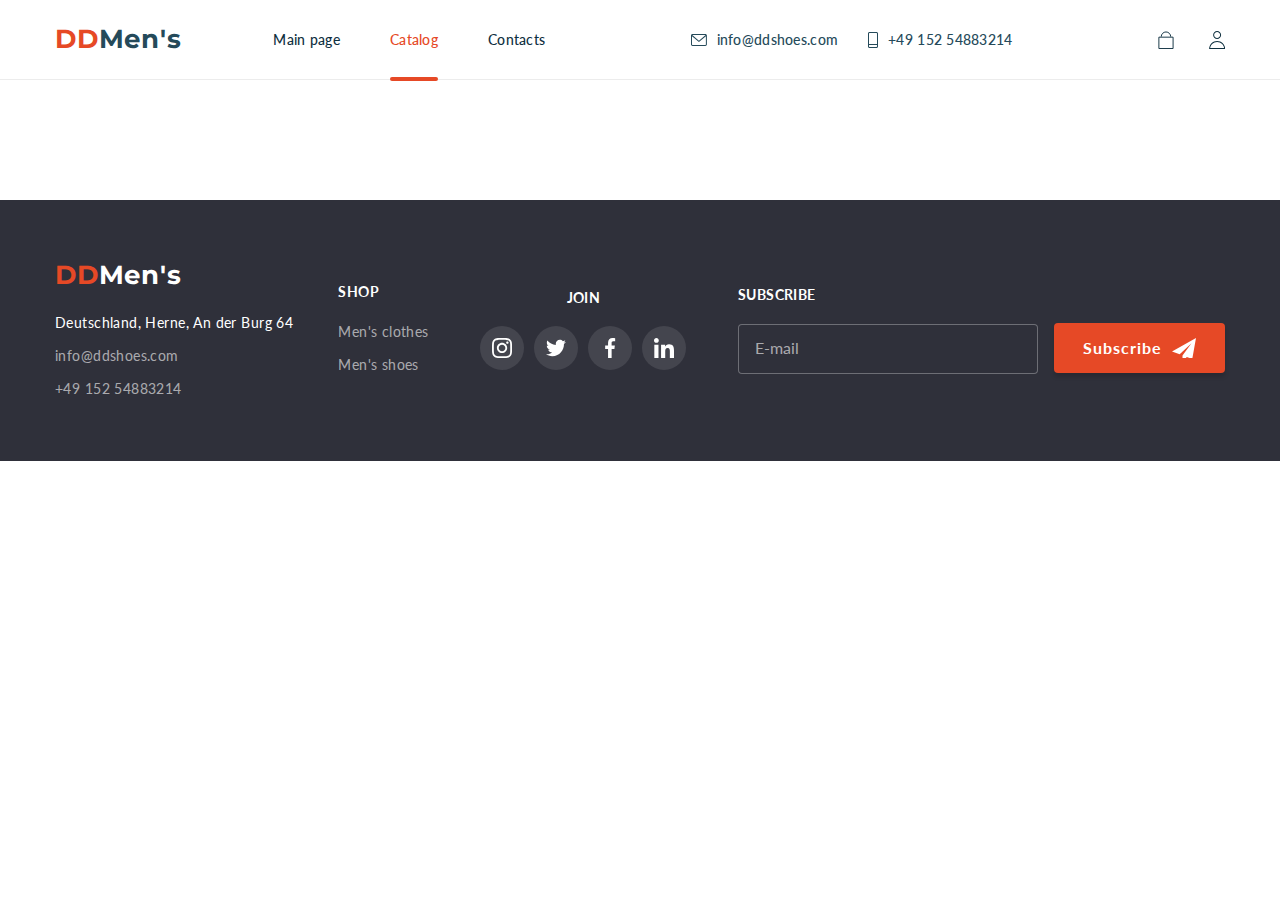
<file: catalog-shoes.html>
<!DOCTYPE html>
<html lang="en">
  <head>
    <meta charset="UTF-8" />
    <meta http-equiv="X-UA-Compatible" content="IE=edge" />
    <meta name="viewport" content="width=device-width, initial-scale=1.0" />
    <title>DDmen's</title>
    <!-- Fonts -->
    <link
      href="https://fonts.googleapis.com/css2?family=Cormorant:wght@500&family=Jost:wght@500&family=Lato:wght@400;700&family=Montserrat:wght@400;500&family=Raleway:wght@700&display=swap"
      rel="stylesheet"
    />

    <!-- Normalize -->
    <link
      rel="stylesheet"
      href="https://cdnjs.cloudflare.com/ajax/libs/modern-normalize/1.1.0/modern-normalize.min.css"
    />

    <!-- Styles -->
    <link rel="stylesheet" href="./css/main.min.css" />
  </head>
  <body>
    <!-- Header -->
    <header class="header" id="header">
      <div class="header-container">
        <!-- Site-nav -->
        <nav class="site-nav">
          <a href="./index.html" class="site-nav__logo">
            <span class="site-nav__logo-span">DD</span>Men's
          </a>
          <ul class="site-nav__list">
            <li class="site-nav__item">
              <a href="./index.html" class="site-nav__link">Main page</a>
            </li>
            <li class="site-nav__item">
              <a
                href="./catalog.html"
                class="site-nav__link site-nav__link--current"
                >Catalog</a
              >
            </li>
            <li class="site-nav__item">
              <a href="" class="site-nav__link">Contacts</a>
            </li>
          </ul>
        </nav>

        <!-- Contacts -->
        <div class="contact">
          <ul class="header-contact__list">
            <li class="header-contact__item">
              <a href="mailto:info@ddshoes.com" class="header-contact__link">
                <svg class="header-contact__icon" width="16" height="12">
                  <use href="./images/icons/header/header.svg#mailto"></use>
                </svg>
                info@ddshoes.com
              </a>
            </li>
            <li class="header-contact__item">
              <a href="tel:+4915254883214" class="header-contact__link">
                <svg class="header-contact__icon" width="10" height="16">
                  <use href="./images/icons/header/header.svg#tel"></use>
                </svg>
                +49 152 54883214
              </a>
            </li>
          </ul>
        </div>

        <!-- Header-actions -->
        <div class="header-actions">
          <ul class="header-actions__list">
            <li class="header-actions__item">
              <a
                href=""
                class="header-actions__link header-actions__link-busket"
              >
                <svg
                  class="header-actions__icon header-actions__icon-busket"
                  width="16"
                  height="18"
                >
                  <use
                    href="./images/icons/header/actions-header.svg#busket"
                  ></use>
                </svg>
              </a>
            </li>
            <li class="header-actions__item">
              <a href="" class="header-actions__link">
                <svg class="header-actions__icon" width="16" height="18">
                  <use
                    href="./images/icons/header/actions-header.svg#account"
                  ></use>
                </svg>
              </a>
            </li>
          </ul>
        </div>

        <!-- Mobile -->

        <!-- Mobile-button -->
        <button
          type="button"
          class="burger__btn burger__btn--opened js-open-menu"
          aria-expanded="false"
          aria-controls="mobile-menu-container"
        >
          <svg
            class="burger__icon burger__icon--opened"
            aria-label="Перемикач мобільного меню"
          >
            <use
              class="burger__use burger__use--opened"
              href="./src/images/icons/mobile/mobile-new.svg#menu-new"
            ></use>
          </svg>
        </button>

        <!-- Mobile-menu -->
        <div class="mobile-menu js-menu-container">
          <div class="menu-container" id="mobile-menu-container">
            <button
              type="button"
              class="burger__btn burger__btn--closed is-close js-close-menu"
              aria-expanded="false"
              aria-controls="mobile-menu-container"
            >
              <svg class="burger__icon" aria-label="Перемикач мобільного меню">
                <use
                  class="burger__use burger__use--crossed"
                  href="./images/icons/mobile/mobile.svg#close-40px"
                ></use>
              </svg>
            </button>

            <!-- Mobile-nav -->
            <ul class="mobile-nav__list">
              <li class="mobile-nav__item">
                <a href="./index.html" class="mobile-nav__link">Main page</a>
              </li>
              <li class="mobile-nav__item">
                <a
                  href="./catalog.html"
                  class="mobile-nav__link mobile-nav__link--current"
                  >Catalog</a
                >
              </li>
              <li class="mobile-nav__item">
                <a href="" class="mobile-nav__link">Contacts</a>
              </li>
            </ul>

            <!-- Mobile-contact -->
            <ul class="mobile-contact__list">
              <li class="mobile-contact__item">
                <a href="tel:+4915254883214" class="mobile-contact__link">
                  +49 152 54883214
                </a>
              </li>
              <li class="mobile-contact__item">
                <a href="mailto:info@ddshoes.com" class="mobile-contact__link">
                  info@ddshoes.com
                </a>
              </li>
            </ul>

            <!-- Mobile-socials -->
            <ul class="mobile-socials">
              <li class="mobile-socials__item">
                <a
                  class="mobile-socials__link"
                  href="https://www.instagram.com/"
                >
                  Instagram
                </a>
              </li>
              <li class="mobile-socials__item">
                <a class="mobile-socials__link" href="https://www.twitter.com/">
                  Twitter
                </a>
              </li>
              <li class="mobile-socials__item">
                <a
                  class="mobile-socials__link"
                  href="https://www.facebook.com/"
                >
                  Facebook
                </a>
              </li>
              <li class="mobile-socials__item">
                <a
                  class="mobile-socials__link"
                  href="https://www.linkedin.com/"
                >
                  LinkedIn
                </a>
              </li>
            </ul>
          </div>
        </div>
      </div>
    </header>

    <!-- Main -->
    <main>
      <section class="catalog">
        <div class="catalog-container">
          <div class="filtration__container"></div>
        </div>
      </section>
    </main>

    <!-- Footer -->
    <footer class="footer">
      <div class="footer-container">
        <h2 class="footer__title">Footer</h2>
        <!-- Footer-address -->
        <div class="footer-address">
          <!-- Address-logo -->
          <a href="./index.html" class="footer-address__logo">
            <span class="footer-address__logo-span">DD</span>Men's
          </a>

          <address class="footer-address__address">
            <ul class="footer-address__list">
              <li class="footer-address__item">
                <a
                  href="https://maps.app.goo.gl/2RKLBcvgn1Kz6TnK7?g_st=it"
                  class="footer-address__link"
                  >Deutschland, Herne, An der Burg 64</a
                >
              </li>
              <li class="footer-address__item">
                <a
                  href="mailto:info@ddshoes.com"
                  class="footer-address__link footer-address__link--add"
                  >info@ddshoes.com</a
                >
              </li>
              <li class="footer-address__item">
                <a
                  href="tel:+4915254883214"
                  class="footer-address__link footer-address__link--add"
                  >+49 152 54883214</a
                >
              </li>
            </ul>
          </address>
        </div>

        <!-- Shop -->
        <div class="footer-shop">
          <h3 class="footer-shop__title">Shop</h3>
          <ul class="footer-shop__list">
            <li class="footer-shop__item">
              <a href="./catalog-clothes.html" class="footer-shop__link">
                <p class="footer-shop__text">Men's clothes</p>
              </a>
            </li>
            <li class="footer-shop__item">
              <a href="./catalog-shoes.html" class="footer-shop__link">
                <p class="footer-shop__text">Men's shoes</p>
              </a>
            </li>
          </ul>
        </div>

        <!-- Socials -->
        <div class="footer-socials">
          <h3 class="footer-socials__title">Join</h3>
          <ul class="footer-socials__list">
            <li class="footer-socials__item">
              <a
                href="https://www.instagram.com/"
                target="_blank"
                class="footer-socials__link"
              >
                <svg class="footer-socials__icon">
                  <use href="./images/icons/social/social.svg#instagram"></use>
                </svg>
              </a>
            </li>
            <li class="footer-socials__item">
              <a
                href="https://www.twitter.com/"
                target="_blank"
                class="footer-socials__link"
              >
                <svg class="footer-socials__icon">
                  <use href="./images/icons/social/social.svg#twitter"></use>
                </svg>
              </a>
            </li>
            <li class="footer-socials__item">
              <a
                href="https://www.facebook.com/"
                target="_blank"
                class="footer-socials__link"
              >
                <svg class="footer-socials__icon">
                  <use href="./images/icons/social/social.svg#facebook"></use>
                </svg>
              </a>
            </li>
            <li class="footer-socials__item">
              <a
                href="https://www.linkedin.com/"
                target="_blank"
                class="footer-socials__link"
              >
                <svg class="footer-socials__icon">
                  <use href="./images/icons/social/social.svg#linkedin"></use>
                </svg>
              </a>
            </li>
          </ul>
        </div>

        <!-- Subscribe -->
        <div class="footer-subscribe">
          <p class="footer-subscribe__text">Subscribe</p>
          <form action="" class="js-speaker-form">
            <div class="form-footer">
              <label for="mail" class="form-footer__label"></label>
              <input
                type="email"
                name="mail"
                id="mail"
                class="form-footer__input"
                placeholder="E-mail"
              />
              <button type="submit" class="form-footer__button">
                Subscribe
              </button>
            </div>
          </form>
        </div>
      </div>
    </footer>
  </body>
</html>
</file>
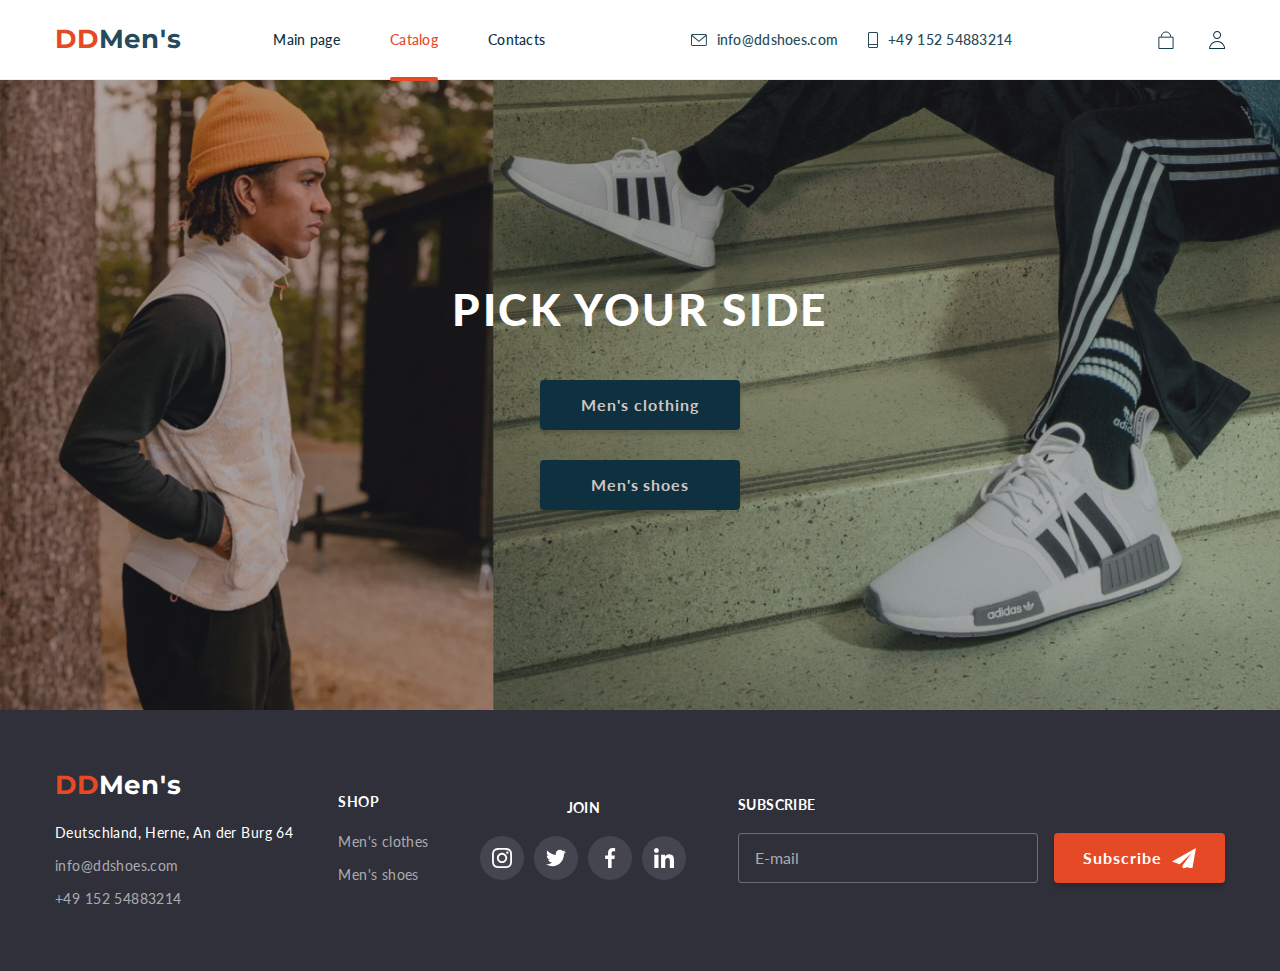
<file: catalog.html>
<!DOCTYPE html>
<html lang="en">
  <head>
    <meta charset="UTF-8" />
    <meta http-equiv="X-UA-Compatible" content="IE=edge" />
    <meta name="viewport" content="width=device-width, initial-scale=1.0" />
    <title>DDmen's</title>
    <!-- Fonts -->
    <link
      href="https://fonts.googleapis.com/css2?family=Cormorant:wght@500&family=Jost:wght@500&family=Lato:wght@400;700&family=Montserrat:wght@400;500&family=Raleway:wght@700&display=swap"
      rel="stylesheet"
    />

    <!-- Normalize -->
    <link
      rel="stylesheet"
      href="https://cdnjs.cloudflare.com/ajax/libs/modern-normalize/1.1.0/modern-normalize.min.css"
    />

    <!-- Styles -->
    <link rel="stylesheet" href="./css/main.min.css" />
  </head>
  <body>
    <!-- Header -->
    <header class="header" id="header">
      <div class="header-container">
        <!-- Site-nav -->
        <nav class="site-nav">
          <a href="./index.html" class="site-nav__logo">
            <span class="site-nav__logo-span">DD</span>Men's
          </a>
          <ul class="site-nav__list">
            <li class="site-nav__item">
              <a href="./index.html" class="site-nav__link">Main page</a>
            </li>
            <li class="site-nav__item">
              <a
                href="./catalog.html"
                class="site-nav__link site-nav__link--current"
                >Catalog</a
              >
            </li>
            <li class="site-nav__item">
              <a href="" class="site-nav__link">Contacts</a>
            </li>
          </ul>
        </nav>

        <!-- Contacts -->
        <div class="contact">
          <ul class="header-contact__list">
            <li class="header-contact__item">
              <a href="mailto:info@ddshoes.com" class="header-contact__link">
                <svg class="header-contact__icon" width="16" height="12">
                  <use href="./images/icons/header/header.svg#mailto"></use>
                </svg>
                info@ddshoes.com
              </a>
            </li>
            <li class="header-contact__item">
              <a href="tel:+4915254883214" class="header-contact__link">
                <svg class="header-contact__icon" width="10" height="16">
                  <use href="./images/icons/header/header.svg#tel"></use>
                </svg>
                +49 152 54883214
              </a>
            </li>
          </ul>
        </div>

        <!-- Header-actions -->
        <div class="header-actions">
          <ul class="header-actions__list">
            <li class="header-actions__item">
              <a
                href=""
                class="header-actions__link header-actions__link-busket"
              >
                <svg
                  class="header-actions__icon header-actions__icon-busket"
                  width="16"
                  height="18"
                >
                  <use
                    href="./images/icons/header/actions-header.svg#busket"
                  ></use>
                </svg>
              </a>
            </li>
            <li class="header-actions__item">
              <a href="" class="header-actions__link">
                <svg class="header-actions__icon" width="16" height="18">
                  <use
                    href="./images/icons/header/actions-header.svg#account"
                  ></use>
                </svg>
              </a>
            </li>
          </ul>
        </div>

        <!-- Mobile -->

        <!-- Mobile-button -->
        <button
          type="button"
          class="burger__btn burger__btn--opened js-open-menu"
          aria-expanded="false"
          aria-controls="mobile-menu-container"
        >
          <svg
            class="burger__icon burger__icon--opened"
            aria-label="Перемикач мобільного меню"
          >
            <use
              class="burger__use burger__use--opened"
              href="./images/icons/mobile/mobile-new.svg#menu-new"
            ></use>
          </svg>
        </button>

        <!-- Mobile-menu -->
        <div class="mobile-menu js-menu-container">
          <div class="menu-container" id="mobile-menu-container">
            <button
              type="button"
              class="burger__btn burger__btn--closed is-close js-close-menu"
              aria-expanded="false"
              aria-controls="mobile-menu-container"
            >
              <svg class="burger__icon" aria-label="Перемикач мобільного меню">
                <use
                  class="burger__use burger__use--crossed"
                  href="./images/icons/mobile/mobile.svg#close-40px"
                ></use>
              </svg>
            </button>

            <!-- Mobile-nav -->
            <ul class="mobile-nav__list">
              <li class="mobile-nav__item">
                <a href="./index.html" class="mobile-nav__link">Main page</a>
              </li>
              <li class="mobile-nav__item">
                <a
                  href="./catalog.html"
                  class="mobile-nav__link mobile-nav__link--current"
                  >Catalog</a
                >
              </li>
              <li class="mobile-nav__item">
                <a href="" class="mobile-nav__link">Contacts</a>
              </li>
            </ul>

            <!-- Mobile-contact -->
            <ul class="mobile-contact__list">
              <li class="mobile-contact__item">
                <a href="tel:+4915254883214" class="mobile-contact__link">
                  +49 152 54883214
                </a>
              </li>
              <li class="mobile-contact__item">
                <a href="mailto:info@ddshoes.com" class="mobile-contact__link">
                  info@ddshoes.com
                </a>
              </li>
            </ul>

            <!-- Mobile-socials -->
            <ul class="mobile-socials">
              <li class="mobile-socials__item">
                <a
                  class="mobile-socials__link"
                  href="https://www.instagram.com/"
                >
                  Instagram
                </a>
              </li>
              <li class="mobile-socials__item">
                <a class="mobile-socials__link" href="https://www.twitter.com/">
                  Twitter
                </a>
              </li>
              <li class="mobile-socials__item">
                <a
                  class="mobile-socials__link"
                  href="https://www.facebook.com/"
                >
                  Facebook
                </a>
              </li>
              <li class="mobile-socials__item">
                <a
                  class="mobile-socials__link"
                  href="https://www.linkedin.com/"
                >
                  LinkedIn
                </a>
              </li>
            </ul>
          </div>
        </div>
      </div>
    </header>

    <!-- Main -->
    <main>
      <section class="hero-catalog">
        <div class="hero-catalog__container">
          <h1 class="hero-catalog__title">Pick your side</h1>
          <ul class="hero-catalog__list">
            <li class="hero-catalog__item">
              <a href="./catalog-clothes.html" class="hero-catalog__link">
                <button type="button" class="hero-catalog__button">
                  Men's clothing
                </button>
              </a>
            </li>
            <li class="hero-catalog__item">
              <a href="./catalog-shoes.html" class="hero-catalog__link">
                <button type="button" class="hero-catalog__button">
                  Men's shoes
                </button>
              </a>
            </li>
          </ul>
        </div>
      </section>
    </main>

    <!-- Footer -->
    <footer class="footer">
      <div class="footer-container">
        <h2 class="footer__title">Footer</h2>
        <!-- Footer-address -->
        <div class="footer-address">
          <!-- Address-logo -->
          <a href="./index.html" class="footer-address__logo">
            <span class="footer-address__logo-span">DD</span>Men's
          </a>

          <address class="footer-address__address">
            <ul class="footer-address__list">
              <li class="footer-address__item">
                <a
                  href="https://maps.app.goo.gl/2RKLBcvgn1Kz6TnK7?g_st=it"
                  class="footer-address__link"
                  >Deutschland, Herne, An der Burg 64</a
                >
              </li>
              <li class="footer-address__item">
                <a
                  href="mailto:info@ddshoes.com"
                  class="footer-address__link footer-address__link--add"
                  >info@ddshoes.com</a
                >
              </li>
              <li class="footer-address__item">
                <a
                  href="tel:+4915254883214"
                  class="footer-address__link footer-address__link--add"
                  >+49 152 54883214</a
                >
              </li>
            </ul>
          </address>
        </div>

        <!-- Shop -->
        <div class="footer-shop">
          <h3 class="footer-shop__title">Shop</h3>
          <ul class="footer-shop__list">
            <li class="footer-shop__item">
              <a href="./catalog-clothes.html" class="footer-shop__link">
                <p class="footer-shop__text">Men's clothes</p>
              </a>
            </li>
            <li class="footer-shop__item">
              <a href="./catalog-shoes.html" class="footer-shop__link">
                <p class="footer-shop__text">Men's shoes</p>
              </a>
            </li>
          </ul>
        </div>

        <!-- Socials -->
        <div class="footer-socials">
          <h3 class="footer-socials__title">Join</h3>
          <ul class="footer-socials__list">
            <li class="footer-socials__item">
              <a
                href="https://www.instagram.com/"
                target="_blank"
                class="footer-socials__link"
              >
                <svg class="footer-socials__icon">
                  <use href="./images/icons/social/social.svg#instagram"></use>
                </svg>
              </a>
            </li>
            <li class="footer-socials__item">
              <a
                href="https://www.twitter.com/"
                target="_blank"
                class="footer-socials__link"
              >
                <svg class="footer-socials__icon">
                  <use href="./images/icons/social/social.svg#twitter"></use>
                </svg>
              </a>
            </li>
            <li class="footer-socials__item">
              <a
                href="https://www.facebook.com/"
                target="_blank"
                class="footer-socials__link"
              >
                <svg class="footer-socials__icon">
                  <use href="./images/icons/social/social.svg#facebook"></use>
                </svg>
              </a>
            </li>
            <li class="footer-socials__item">
              <a
                href="https://www.linkedin.com/"
                target="_blank"
                class="footer-socials__link"
              >
                <svg class="footer-socials__icon">
                  <use href="./images/icons/social/social.svg#linkedin"></use>
                </svg>
              </a>
            </li>
          </ul>
        </div>

        <!-- Subscribe -->
        <div class="footer-subscribe">
          <p class="footer-subscribe__text">Subscribe</p>
          <form action="" class="js-speaker-form">
            <div class="form-footer">
              <label for="mail" class="form-footer__label"></label>
              <input
                type="email"
                name="mail"
                id="mail"
                class="form-footer__input"
                placeholder="E-mail"
              />
              <button type="submit" class="form-footer__button">
                Subscribe
              </button>
            </div>
          </form>
        </div>
      </div>
    </footer>

    <!-- Scripts -->
    <script src="./js/modal.js"></script>
    <script defer src="./js/mobile-menu.js"></script>
  </body>
</html>
</file>
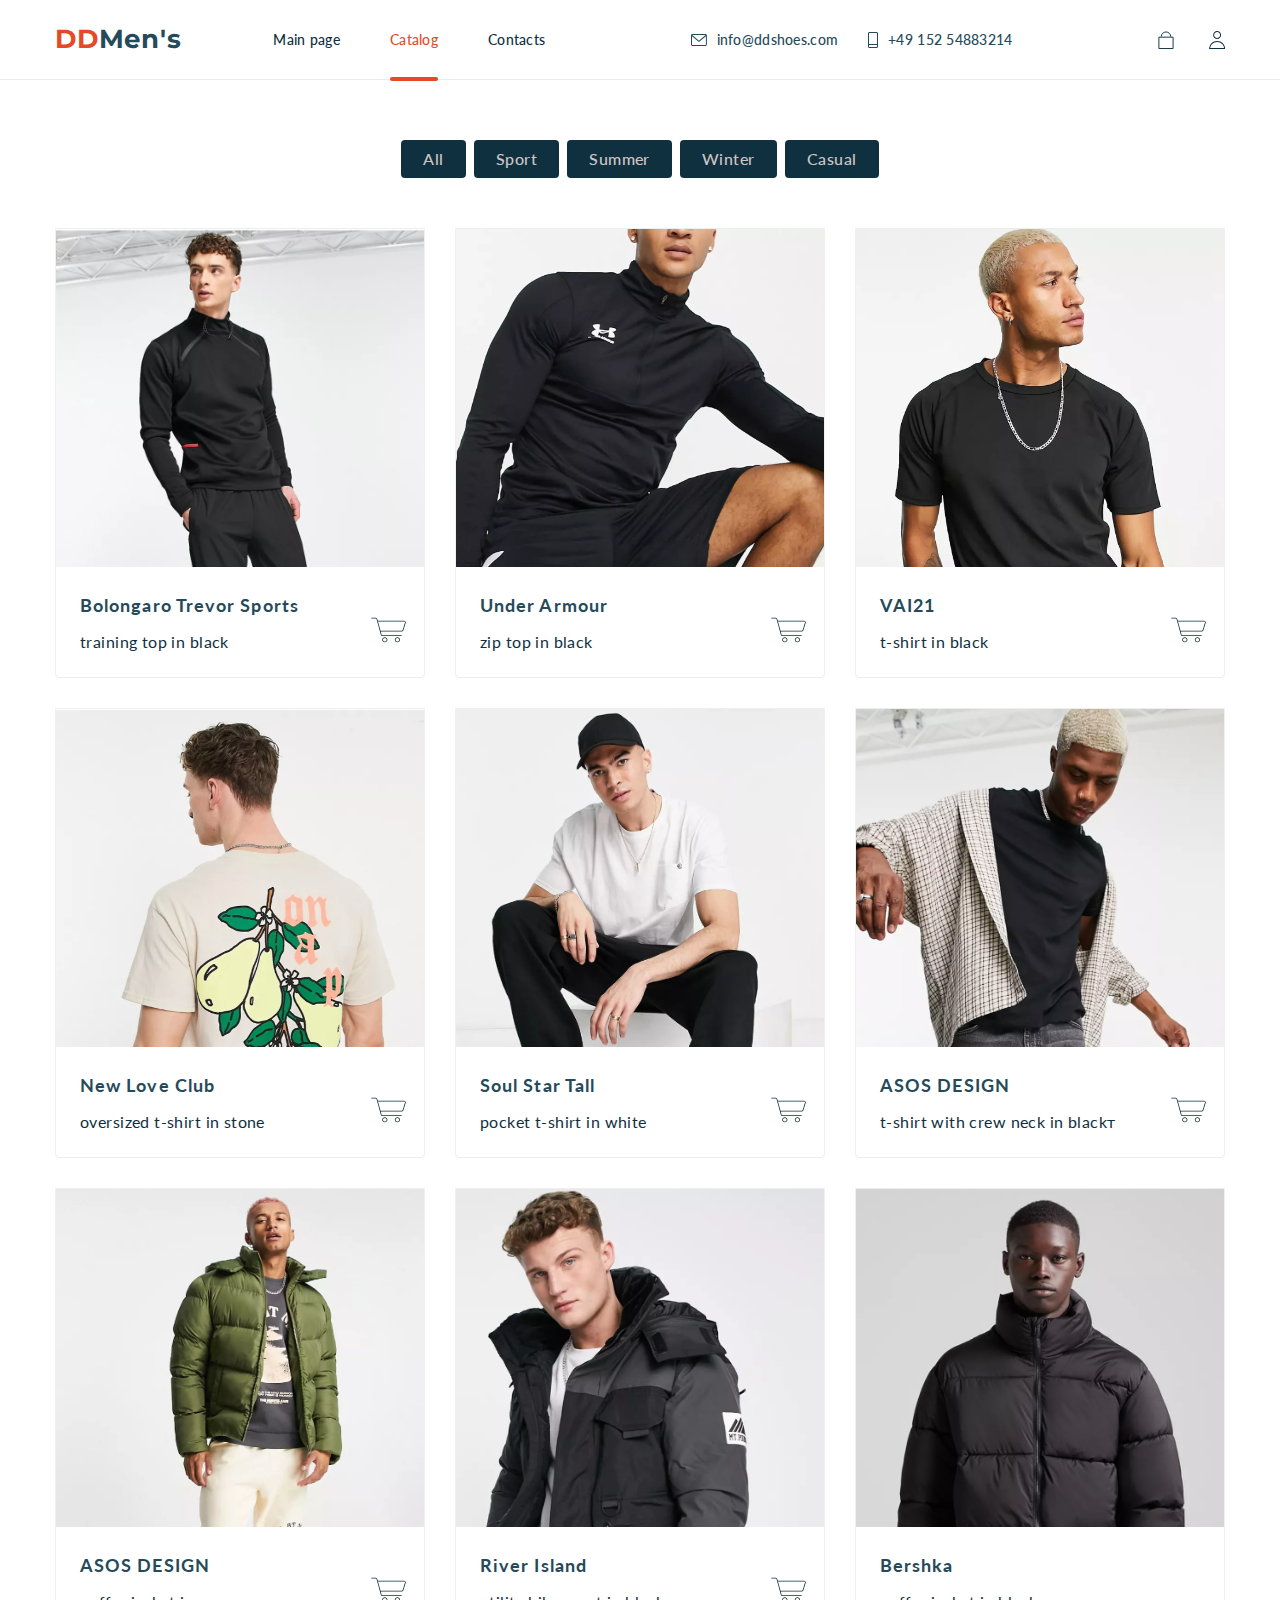
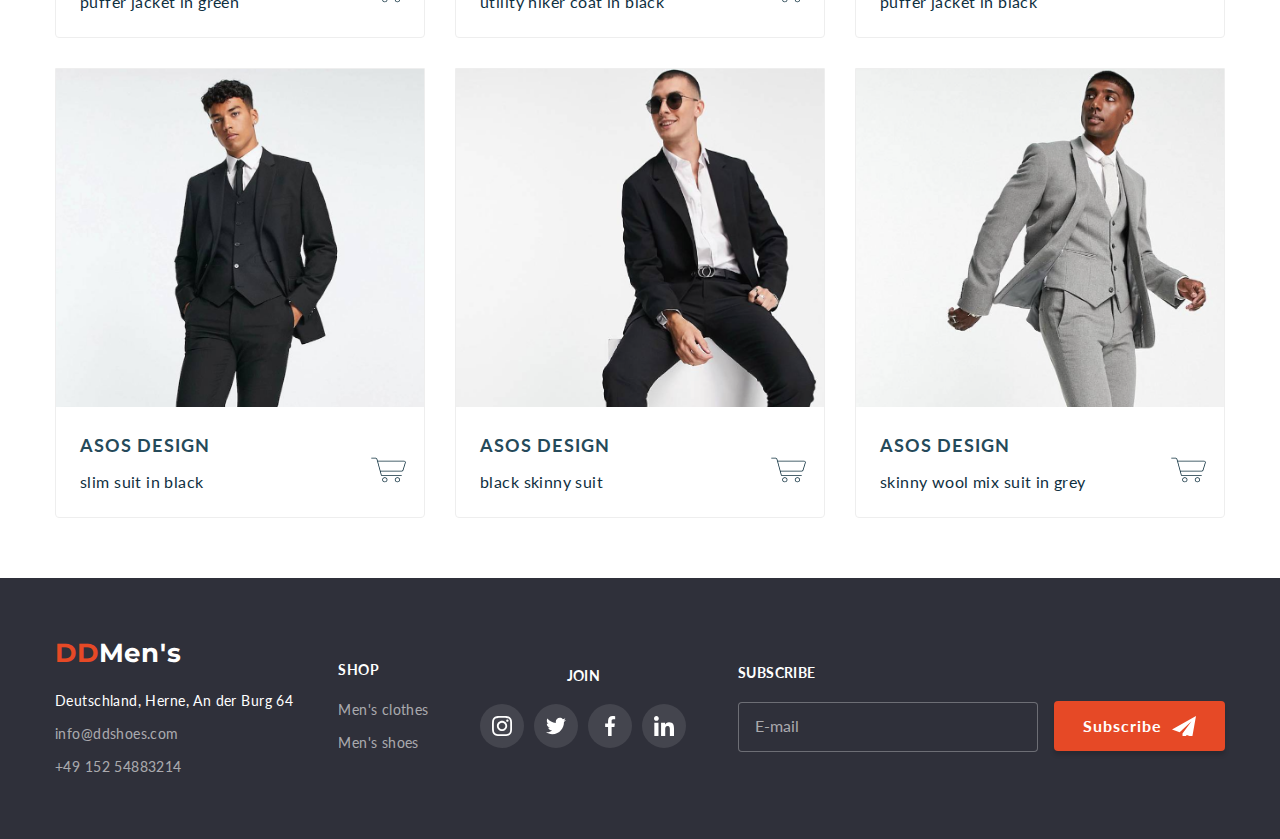
<file: src/catalog-clothes.html>
<!DOCTYPE html>
<html lang="en">
  <head>
    <meta charset="UTF-8" />
    <meta http-equiv="X-UA-Compatible" content="IE=edge" />
    <meta name="viewport" content="width=device-width, initial-scale=1.0" />
    <title>DDmen's</title>
    <!-- Fonts -->
    <link
      href="https://fonts.googleapis.com/css2?family=Cormorant:wght@500&family=Jost:wght@500&family=Lato:wght@400;700&family=Montserrat:wght@400;500&family=Raleway:wght@700&display=swap"
      rel="stylesheet"
    />

    <!-- Normalize -->
    <link
      rel="stylesheet"
      href="https://cdnjs.cloudflare.com/ajax/libs/modern-normalize/1.1.0/modern-normalize.min.css"
    />

    <!-- Script JQuery -->
    <script src="//ajax.googleapis.com/ajax/libs/jquery/1.10.2/jquery.min.js"></script>

    <!-- Styles -->
    <link rel="stylesheet" href="../css/main.min.css" />
  </head>
  <body>
    <!-- Header -->
    <header class="header" id="header">
      <div class="header-container">
        <!-- Site-nav -->
        <nav class="site-nav">
          <a href="./index.html" class="site-nav__logo">
            <span class="site-nav__logo-span">DD</span>Men's
          </a>
          <ul class="site-nav__list">
            <li class="site-nav__item">
              <a href="./index.html" class="site-nav__link">Main page</a>
            </li>
            <li class="site-nav__item">
              <a
                href="./catalog.html"
                class="site-nav__link site-nav__link--current"
                >Catalog</a
              >
            </li>
            <li class="site-nav__item">
              <a href="" class="site-nav__link">Contacts</a>
            </li>
          </ul>
        </nav>

        <!-- Contacts -->
        <div class="contact">
          <ul class="header-contact__list">
            <li class="header-contact__item">
              <a href="mailto:info@ddshoes.com" class="header-contact__link">
                <svg class="header-contact__icon" width="16" height="12">
                  <use href="./images/icons/header/header.svg#mailto"></use>
                </svg>
                info@ddshoes.com
              </a>
            </li>
            <li class="header-contact__item">
              <a href="tel:+4915254883214" class="header-contact__link">
                <svg class="header-contact__icon" width="10" height="16">
                  <use href="./images/icons/header/header.svg#tel"></use>
                </svg>
                +49 152 54883214
              </a>
            </li>
          </ul>
        </div>

        <!-- Header-actions -->
        <div class="header-actions">
          <ul class="header-actions__list">
            <li class="header-actions__item">
              <a
                href=""
                class="header-actions__link header-actions__link-busket"
              >
                <svg
                  class="header-actions__icon header-actions__icon-busket"
                  width="16"
                  height="18"
                >
                  <use
                    href="./images/icons/header/actions-header.svg#busket"
                  ></use>
                </svg>
              </a>
            </li>
            <li class="header-actions__item">
              <a href="" class="header-actions__link">
                <svg class="header-actions__icon" width="16" height="18">
                  <use
                    href="./images/icons/header/actions-header.svg#account"
                  ></use>
                </svg>
              </a>
            </li>
          </ul>
        </div>

        <!-- Mobile -->

        <!-- Mobile-button -->
        <button
          type="button"
          class="burger__btn burger__btn--opened js-open-menu"
          aria-expanded="false"
          aria-controls="mobile-menu-container"
        >
          <svg
            class="burger__icon burger__icon--opened"
            aria-label="Перемикач мобільного меню"
          >
            <use
              class="burger__use burger__use--opened"
              href="../src/images/icons/mobile/mobile-new.svg#menu-new"
            ></use>
          </svg>
        </button>

        <!-- Mobile-menu -->
        <div class="mobile-menu js-menu-container">
          <div class="menu-container" id="mobile-menu-container">
            <button
              type="button"
              class="burger__btn burger__btn--closed is-close js-close-menu"
              aria-expanded="false"
              aria-controls="mobile-menu-container"
            >
              <svg class="burger__icon" aria-label="Перемикач мобільного меню">
                <use
                  class="burger__use burger__use--crossed"
                  href="./images/icons/mobile/mobile.svg#close-40px"
                ></use>
              </svg>
            </button>

            <!-- Mobile-nav -->
            <ul class="mobile-nav__list">
              <li class="mobile-nav__item">
                <a href="./index.html" class="mobile-nav__link">Main page</a>
              </li>
              <li class="mobile-nav__item">
                <a
                  href="./catalog.html"
                  class="mobile-nav__link mobile-nav__link--current"
                  >Catalog</a
                >
              </li>
              <li class="mobile-nav__item">
                <a href="" class="mobile-nav__link">Contacts</a>
              </li>
            </ul>

            <!-- Mobile-contact -->
            <ul class="mobile-contact__list">
              <li class="mobile-contact__item">
                <a href="tel:+4915254883214" class="mobile-contact__link">
                  +49 152 54883214
                </a>
              </li>
              <li class="mobile-contact__item">
                <a href="mailto:info@ddshoes.com" class="mobile-contact__link">
                  info@ddshoes.com
                </a>
              </li>
            </ul>

            <!-- Mobile-socials -->
            <ul class="mobile-socials">
              <li class="mobile-socials__item">
                <a
                  class="mobile-socials__link"
                  href="https://www.instagram.com/"
                >
                  Instagram
                </a>
              </li>
              <li class="mobile-socials__item">
                <a class="mobile-socials__link" href="https://www.twitter.com/">
                  Twitter
                </a>
              </li>
              <li class="mobile-socials__item">
                <a
                  class="mobile-socials__link"
                  href="https://www.facebook.com/"
                >
                  Facebook
                </a>
              </li>
              <li class="mobile-socials__item">
                <a
                  class="mobile-socials__link"
                  href="https://www.linkedin.com/"
                >
                  LinkedIn
                </a>
              </li>
            </ul>
          </div>
        </div>
      </div>
    </header>

    <!-- Main -->
    <main>
      <!-- Catalog -->
      <section class="catalog">
        <div class="catalog-container">
          <h1 class="catalog__title">Catalog</h1>

          <!-- Filtration buttons -->
          <div class="filtration__container">
            <ul class="filtration__list">
              <li class="filtration__item">
                <button
                  class="filtration__button"
                  onclick="filterSelection('all')"
                >
                  All
                </button>
              </li>
              <li class="filtration__item">
                <button
                  class="filtration__button"
                  onclick="filterSelection('sport')"
                >
                  Sport
                </button>
              </li>
              <li class="filtration__item">
                <button
                  class="filtration__button"
                  onclick="filterSelection('summer')"
                >
                  Summer
                </button>
              </li>
              <li class="filtration__item">
                <button
                  class="filtration__button"
                  onclick="filterSelection('winter')"
                >
                  Winter
                </button>
              </li>
              <li class="filtration__item">
                <button
                  class="filtration__button"
                  onclick="filterSelection('casual')"
                >
                  Casual
                </button>
              </li>
            </ul>
          </div>

          <!-- Catalog list -->
          <div class="catalog-list__container">
            <ul class="catalog-overlay__list">
              <li class="catalog-overlay__item filterDiv sport">
                <a href="#" class="catalog-overlay__link">
                  <div class="product-description">
                    <img
                      src="./images/catalog/catalog-clothing/sport-1.jpg"
                      alt=""
                      class="catalog-overlay__img"
                    />
                    <div class="catalog-overlay__description">
                      <p class="catalog-overlay__text">
                        Lorem ipsum dolor sit amet consectetur adipisicing elit.
                        Sunt vel accusamus ad consequatur ab, delectus sit nihil
                        in similique maiores, at aliquid pariatur velit error
                        fuga sint, blanditiis est laborum?
                      </p>
                    </div>
                  </div>
                  <div class="catalog-cards">
                    <h2 class="catalog-cards__title">
                      Bolongaro Trevor Sports
                    </h2>
                    <p class="catalog-cards__text">training top in black</p>
                    <button class="catalog-cards__button"></button>
                  </div>
                </a>
              </li>

              <li class="catalog-overlay__item filterDiv sport">
                <a href="#" class="catalog-overlay__link">
                  <div class="product-description">
                    <img
                      src="./images/catalog/catalog-clothing/sport-2.jpg"
                      alt=""
                      class="catalog-overlay__img"
                    />
                    <div class="catalog-overlay__description">
                      <p class="catalog-overlay__text">
                        Lorem ipsum dolor sit amet consectetur adipisicing elit.
                        Facere, eum expedita eligendi error praesentium, porro
                        assumenda architecto molestias distinctio neque
                        similique hic quidem, dolores sed nam dolorem. Mollitia,
                        tempora facere.
                      </p>
                    </div>
                  </div>
                  <div class="catalog-cards">
                    <h2 class="catalog-cards__title">Under Armour</h2>
                    <p class="catalog-cards__text">zip top in black</p>
                    <button class="catalog-cards__button"></button>
                  </div>
                </a>
              </li>

              <li class="catalog-overlay__item filterDiv sport">
                <a href="" class="catalog-overlay__link">
                  <div class="product-description">
                    <img
                      src="./images/catalog/catalog-clothing/sport-3.jpg"
                      alt=""
                      class="catalog-overlay__img"
                    />
                    <div class="catalog-overlay__description">
                      <p class="catalog-overlay__text">
                        Lorem ipsum dolor sit amet consectetur adipisicing elit.
                        Earum quis tempore libero. Nesciunt qui quaerat
                        consectetur sequi, commodi quam in ea hic mollitia iusto
                        velit voluptatibus reprehenderit possimus. Asperiores,
                        ipsum?
                      </p>
                    </div>
                  </div>
                  <div class="catalog-cards">
                    <h2 class="catalog-cards__title">VAI21</h2>
                    <p class="catalog-cards__text">t-shirt in black</p>
                    <button class="catalog-cards__button"></button>
                  </div>
                </a>
              </li>

              <li class="catalog-overlay__item filterDiv summer">
                <a href="" class="catalog-overlay__link">
                  <div class="product-description">
                    <img
                      src="./images/catalog/catalog-clothing/summer-1.jpg"
                      alt=""
                      class="catalog-overlay__img"
                    />
                    <div class="catalog-overlay__description">
                      <p class="catalog-overlay__text">
                        Lorem ipsum dolor sit amet consectetur adipisicing elit.
                        Voluptate pariatur dolorum, consequuntur tenetur
                        mollitia quasi, hic velit unde error nam quae dolore
                        sequi maiores ad! Dolorem praesentium at asperiores
                        cumque!
                      </p>
                    </div>
                  </div>
                  <div class="catalog-cards">
                    <h2 class="catalog-cards__title">New Love Club</h2>
                    <p class="catalog-cards__text">
                      oversized t-shirt in stone
                    </p>
                    <button class="catalog-cards__button"></button>
                  </div>
                </a>
              </li>

              <li class="catalog-overlay__item filterDiv summer">
                <a href="" class="catalog-overlay__link">
                  <div class="product-description">
                    <img
                      src="./images/catalog/catalog-clothing/summer-2.jpg"
                      alt=""
                      class="catalog-overlay__img"
                    />
                    <div class="catalog-overlay__description">
                      <p class="catalog-overlay__text">
                        Lorem ipsum dolor sit amet consectetur adipisicing elit.
                        Dolor rem neque odit, illum cupiditate ut quibusdam
                        distinctio quos doloribus laudantium quia pariatur,
                        recusandae ab? Non nam velit necessitatibus quis sed.
                      </p>
                    </div>
                  </div>
                  <div class="catalog-cards">
                    <h2 class="catalog-cards__title">Soul Star Tall</h2>
                    <p class="catalog-cards__text">pocket t-shirt in white</p>
                    <button class="catalog-cards__button"></button>
                  </div>
                </a>
              </li>

              <li class="catalog-overlay__item filterDiv summer">
                <a href="" class="catalog-overlay__link">
                  <div class="product-description">
                    <img
                      src="./images/catalog/catalog-clothing/summer-3.jpg"
                      alt=""
                      class="catalog-overlay__img"
                    />
                    <div class="catalog-overlay__description">
                      <p class="catalog-overlay__text">
                        Lorem ipsum dolor sit amet consectetur adipisicing elit.
                        Ut vel officia hic? Aliquam magni officiis, beatae
                        aliquid quisquam enim! Nisi, nostrum! Recusandae, sint?
                        Iusto fugiat alias id, mollitia rem delectus!
                      </p>
                    </div>
                  </div>
                  <div class="catalog-cards">
                    <h2 class="catalog-cards__title">ASOS DESIGN</h2>
                    <p class="catalog-cards__text">
                      t-shirt with crew neck in blackт
                    </p>
                    <button class="catalog-cards__button"></button>
                  </div>
                </a>
              </li>

              <li class="catalog-overlay__item filterDiv winter">
                <a href="" class="catalog-overlay__link">
                  <div class="product-description">
                    <img
                      src="./images/catalog/catalog-clothing/winter-1.jpg"
                      alt=""
                      class="catalog-overlay__img"
                    />
                    <div class="catalog-overlay__description">
                      <p class="catalog-overlay__text">
                        Lorem, ipsum dolor sit amet consectetur adipisicing
                        elit. Fugiat voluptate ea nobis, ipsa ducimus distinctio
                        dolorem aut suscipit sequi mollitia quaerat voluptatibus
                        itaque architecto eveniet excepturi necessitatibus
                        perferendis est id.
                      </p>
                    </div>
                  </div>
                  <div class="catalog-cards">
                    <h2 class="catalog-cards__title">ASOS DESIGN</h2>
                    <p class="catalog-cards__text">puffer jacket in green</p>
                    <button class="catalog-cards__button"></button>
                  </div>
                </a>
              </li>

              <li class="catalog-overlay__item filterDiv winter">
                <a href="" class="catalog-overlay__link">
                  <div class="product-description">
                    <img
                      src="./images/catalog/catalog-clothing/winter-2.jpg"
                      alt=""
                      class="catalog-overlay__img"
                    />
                    <div class="catalog-overlay__description">
                      <p class="catalog-overlay__text">
                        Lorem ipsum dolor sit amet consectetur adipisicing elit.
                        Laudantium nam tenetur corporis eveniet repudiandae
                        dolores quaerat necessitatibus, pariatur, labore
                        inventore ipsa rerum dolor odit? Quae laudantium
                        pariatur hic earum incidunt.
                      </p>
                    </div>
                  </div>
                  <div class="catalog-cards">
                    <h2 class="catalog-cards__title">River Island</h2>
                    <p class="catalog-cards__text">
                      utility hiker coat in black
                    </p>
                    <button class="catalog-cards__button"></button>
                  </div>
                </a>
              </li>

              <li class="catalog-overlay__item filterDiv winter">
                <a href="" class="catalog-overlay__link">
                  <div class="product-description">
                    <img
                      src="./images/catalog/catalog-clothing/winter-3.jpg"
                      alt=""
                      class="catalog-overlay__img"
                    />
                    <div class="catalog-overlay__description">
                      <p class="catalog-overlay__text">
                        Lorem ipsum dolor sit amet consectetur adipisicing elit.
                        Tenetur eveniet tempore voluptatem sint, expedita quasi
                        perferendis voluptas ipsa repellat dicta sit similique
                        corporis unde eius cupiditate accusantium consequuntur
                        ullam non!
                      </p>
                      <button class="catalog-cards__button"></button>
                    </div>
                  </div>
                  <div class="catalog-cards">
                    <h2 class="catalog-cards__title">Bershka</h2>
                    <p class="catalog-cards__text">puffer jacket in black</p>
                  </div>
                </a>
              </li>

              <li class="catalog-overlay__item filterDiv casual">
                <a href="" class="catalog-overlay__link">
                  <div class="product-description">
                    <img
                      src="./images/catalog/catalog-clothing/casual-1.jpg"
                      alt=""
                      class="catalog-overlay__img"
                    />
                    <div class="catalog-overlay__description">
                      <p class="catalog-overlay__text">
                        Lorem ipsum dolor sit amet consectetur adipisicing elit.
                        Aspernatur dolores iure dolore ducimus vitae totam,
                        earum eum laudantium atque. Quidem commodi adipisci eum
                        enim! Itaque velit atque fugit nulla et?
                      </p>
                    </div>
                  </div>
                  <div class="catalog-cards">
                    <h2 class="catalog-cards__title">ASOS DESIGN</h2>
                    <p class="catalog-cards__text">slim suit in black</p>
                    <button class="catalog-cards__button"></button>
                  </div>
                </a>
              </li>

              <li class="catalog-overlay__item filterDiv casual">
                <a href="" class="catalog-overlay__link">
                  <div class="product-description">
                    <img
                      src="./images/catalog/catalog-clothing/casual-2.jpg"
                      alt=""
                      class="catalog-overlay__img"
                    />
                    <div class="catalog-overlay__description">
                      <p class="catalog-overlay__text">
                        Lorem ipsum dolor sit amet consectetur adipisicing elit.
                        Aspernatur dolores iure dolore ducimus vitae totam,
                        earum eum laudantium atque. Quidem commodi adipisci eum
                        enim! Itaque velit atque fugit nulla et?
                      </p>
                    </div>
                  </div>
                  <div class="catalog-cards">
                    <h2 class="catalog-cards__title">ASOS DESIGN</h2>
                    <p class="catalog-cards__text">black skinny suit</p>
                    <button class="catalog-cards__button"></button>
                  </div>
                </a>
              </li>

              <li class="catalog-overlay__item filterDiv casual">
                <a href="" class="catalog-overlay__link">
                  <div class="product-description">
                    <img
                      src="./images/catalog/catalog-clothing/casual-3.jpg"
                      alt=""
                      class="catalog-overlay__img"
                    />
                    <div class="catalog-overlay__description">
                      <p class="catalog-overlay__text">
                        Lorem ipsum dolor sit amet consectetur adipisicing elit.
                        Aspernatur dolores iure dolore ducimus vitae totam,
                        earum eum laudantium atque. Quidem commodi adipisci eum
                        enim! Itaque velit atque fugit nulla et?
                      </p>
                    </div>
                  </div>
                  <div class="catalog-cards">
                    <h2 class="catalog-cards__title">ASOS DESIGN</h2>
                    <p class="catalog-cards__text">
                      skinny wool mix suit in grey
                    </p>
                    <button class="catalog-cards__button"></button>
                  </div>
                </a>
              </li>
            </ul>
          </div>
        </div>
      </section>
    </main>

    <!-- Footer -->
    <footer class="footer">
      <div class="footer-container">
        <h2 class="footer__title">Footer</h2>
        <!-- Footer-address -->
        <div class="footer-address">
          <!-- Address-logo -->
          <a href="./index.html" class="footer-address__logo">
            <span class="footer-address__logo-span">DD</span>Men's
          </a>

          <address class="footer-address__address">
            <ul class="footer-address__list">
              <li class="footer-address__item">
                <a
                  href="https://maps.app.goo.gl/2RKLBcvgn1Kz6TnK7?g_st=it"
                  class="footer-address__link"
                  >Deutschland, Herne, An der Burg 64</a
                >
              </li>
              <li class="footer-address__item">
                <a
                  href="mailto:info@ddshoes.com"
                  class="footer-address__link footer-address__link--add"
                  >info@ddshoes.com</a
                >
              </li>
              <li class="footer-address__item">
                <a
                  href="tel:+4915254883214"
                  class="footer-address__link footer-address__link--add"
                  >+49 152 54883214</a
                >
              </li>
            </ul>
          </address>
        </div>

        <!-- Shop -->
        <div class="footer-shop">
          <h3 class="footer-shop__title">Shop</h3>
          <ul class="footer-shop__list">
            <li class="footer-shop__item">
              <a href="./catalog-clothes.html" class="footer-shop__link">
                <p class="footer-shop__text">Men's clothes</p>
              </a>
            </li>
            <li class="footer-shop__item">
              <a href="./catalog-shoes.html" class="footer-shop__link">
                <p class="footer-shop__text">Men's shoes</p>
              </a>
            </li>
          </ul>
        </div>

        <!-- Socials -->
        <div class="footer-socials">
          <h3 class="footer-socials__title">Join</h3>
          <ul class="footer-socials__list">
            <li class="footer-socials__item">
              <a
                href="https://www.instagram.com/"
                target="_blank"
                class="footer-socials__link"
              >
                <svg class="footer-socials__icon">
                  <use href="./images/icons/social/social.svg#instagram"></use>
                </svg>
              </a>
            </li>
            <li class="footer-socials__item">
              <a
                href="https://www.twitter.com/"
                target="_blank"
                class="footer-socials__link"
              >
                <svg class="footer-socials__icon">
                  <use href="./images/icons/social/social.svg#twitter"></use>
                </svg>
              </a>
            </li>
            <li class="footer-socials__item">
              <a
                href="https://www.facebook.com/"
                target="_blank"
                class="footer-socials__link"
              >
                <svg class="footer-socials__icon">
                  <use href="./images/icons/social/social.svg#facebook"></use>
                </svg>
              </a>
            </li>
            <li class="footer-socials__item">
              <a
                href="https://www.linkedin.com/"
                target="_blank"
                class="footer-socials__link"
              >
                <svg class="footer-socials__icon">
                  <use href="./images/icons/social/social.svg#linkedin"></use>
                </svg>
              </a>
            </li>
          </ul>
        </div>

        <!-- Subscribe -->
        <div class="footer-subscribe">
          <p class="footer-subscribe__text">Subscribe</p>
          <form action="" class="js-speaker-form">
            <div class="form-footer">
              <label for="mail" class="form-footer__label"></label>
              <input
                type="email"
                name="mail"
                id="mail"
                class="form-footer__input"
                placeholder="E-mail"
              />
              <button type="submit" class="form-footer__button">
                Subscribe
              </button>
            </div>
          </form>
        </div>
      </div>
    </footer>

    <!-- Modal
    <div class="backdrop is-hidden" data-modal>
      <div class="modal">
        <form action="" class="modal-form js-speaker-form">
          <h2 class="modal__title">Залиште свої дані, ми вам передзвонимо</h2>
          <button type="button" class="modal__button" data-modal-close>
            <svg class="modal__icon">
              <use href="./images/icons/modal/modal.svg#close"></use>
            </svg>
          </button>
          <div class="form-field">
            <label for="name" class="form-field__label">Ім'я</label>
            <input
              type="text"
              name="name"
              id="name"
              class="form-field__input"
            />
            <svg class="form-field__icon" width="12" height="12">
              <use href="./images/icons/modal/modal.svg#name"></use>
            </svg>
          </div>
          <div class="form-field">
            <label for="tel" class="form-field__label">Телефон</label>
            <input type="tel" name="tel" id="tel" class="form-field__input" />
            <svg class="form-field__icon" width="13" height="13">
              <use href="./images/icons/modal/modal.svg#telef"></use>
            </svg>
          </div>

          <div class="form-field">
            <label for="email" class="form-field__label">Пошта</label>
            <input
              type="email"
              name="email"
              id="email"
              class="form-field__input"
            />
            <svg class="form-field__icon" width="15" height="12">
              <use href="./images/icons/modal/modal.svg#mail"></use>
            </svg>
          </div>

          <div class="form-field form-field--comm">
            <label for="comment" class="form-field__label">Коментар</label>
            <textarea
              name="comment"
              id="comment"
              placeholder="Введіть текст"
              cols="30"
              rows="10"
              class="form-field__comment"
            ></textarea>
          </div>

          <div class="form-field form-field--term">
            <label
              for="terms"
              class="form-field__label form-field__label--term"
            >
              <input
                type="checkbox"
                name="terms"
                id="terms"
                class="form-field__checkbox"
              />
              <span class="form-field__icon--check"></span>
              Погоджуюся з розсилкою та приймаю
              <a class="form-field__link" href="">Умови договору</a>
            </label>
          </div>

          <button type="submit" class="form-field__button">Відправити</button>
        </form>
      </div>
    </div> -->

    <!-- Scripts -->
    <!-- Mobile menu -->
    <script defer src="../src/js/mobile-menu.js"></script>

    <!-- Catalog -->
    <script defer src="../src/js/filtration.js"></script>

    <!-- Modal buy -->
    <script defer src="../src/js/modal.js"></script>
  </body>
</html>
</file>
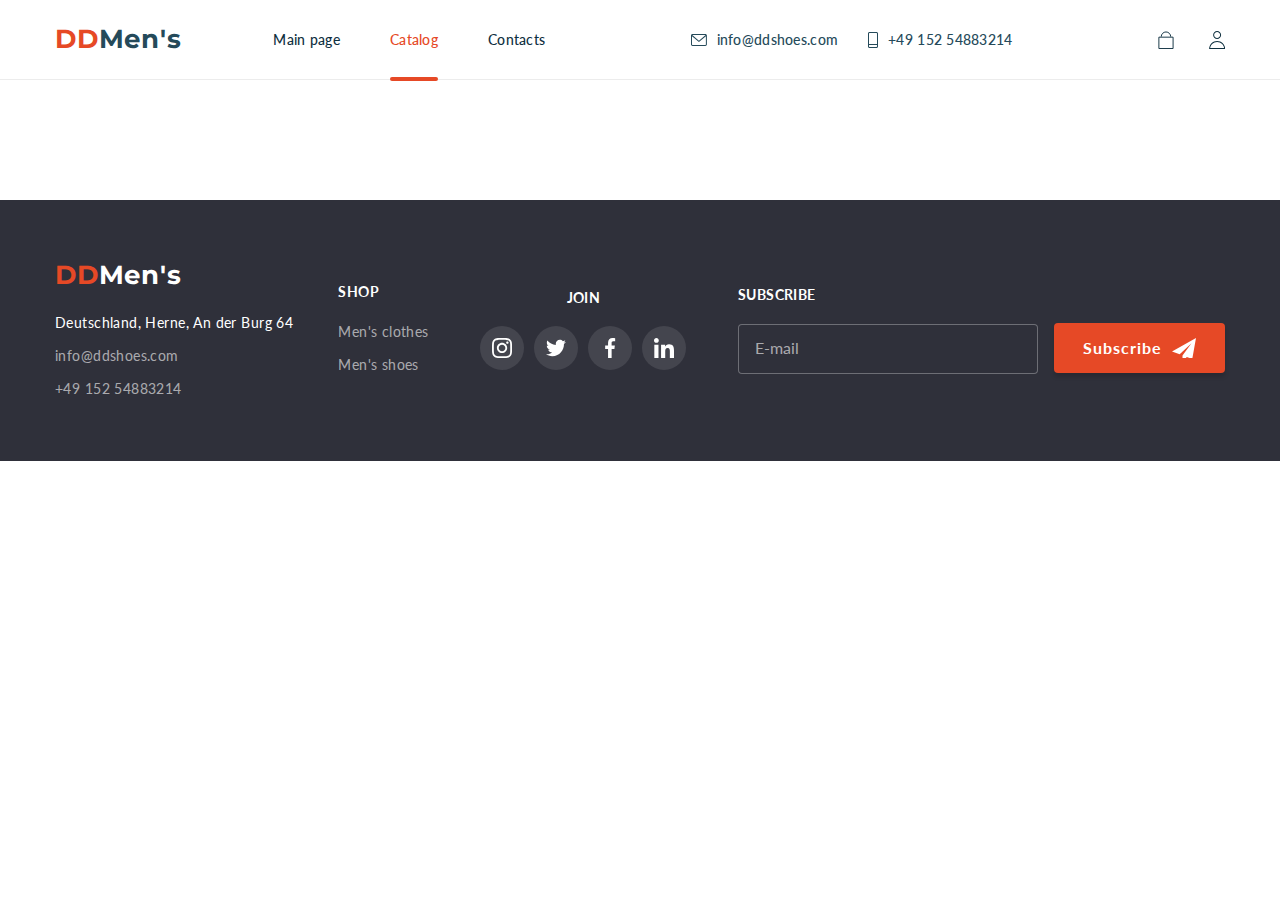
<file: src/catalog-shoes.html>
<!DOCTYPE html>
<html lang="en">
  <head>
    <meta charset="UTF-8" />
    <meta http-equiv="X-UA-Compatible" content="IE=edge" />
    <meta name="viewport" content="width=device-width, initial-scale=1.0" />
    <title>DDmen's</title>
    <!-- Fonts -->
    <link
      href="https://fonts.googleapis.com/css2?family=Cormorant:wght@500&family=Jost:wght@500&family=Lato:wght@400;700&family=Montserrat:wght@400;500&family=Raleway:wght@700&display=swap"
      rel="stylesheet"
    />

    <!-- Normalize -->
    <link
      rel="stylesheet"
      href="https://cdnjs.cloudflare.com/ajax/libs/modern-normalize/1.1.0/modern-normalize.min.css"
    />

    <!-- Styles -->
    <link rel="stylesheet" href="../css/main.min.css" />
  </head>
  <body>
    <!-- Header -->
    <header class="header" id="header">
      <div class="header-container">
        <!-- Site-nav -->
        <nav class="site-nav">
          <a href="./index.html" class="site-nav__logo">
            <span class="site-nav__logo-span">DD</span>Men's
          </a>
          <ul class="site-nav__list">
            <li class="site-nav__item">
              <a href="./index.html" class="site-nav__link">Main page</a>
            </li>
            <li class="site-nav__item">
              <a
                href="./catalog.html"
                class="site-nav__link site-nav__link--current"
                >Catalog</a
              >
            </li>
            <li class="site-nav__item">
              <a href="" class="site-nav__link">Contacts</a>
            </li>
          </ul>
        </nav>

        <!-- Contacts -->
        <div class="contact">
          <ul class="header-contact__list">
            <li class="header-contact__item">
              <a href="mailto:info@ddshoes.com" class="header-contact__link">
                <svg class="header-contact__icon" width="16" height="12">
                  <use href="./images/icons/header/header.svg#mailto"></use>
                </svg>
                info@ddshoes.com
              </a>
            </li>
            <li class="header-contact__item">
              <a href="tel:+4915254883214" class="header-contact__link">
                <svg class="header-contact__icon" width="10" height="16">
                  <use href="./images/icons/header/header.svg#tel"></use>
                </svg>
                +49 152 54883214
              </a>
            </li>
          </ul>
        </div>

        <!-- Header-actions -->
        <div class="header-actions">
          <ul class="header-actions__list">
            <li class="header-actions__item">
              <a
                href=""
                class="header-actions__link header-actions__link-busket"
              >
                <svg
                  class="header-actions__icon header-actions__icon-busket"
                  width="16"
                  height="18"
                >
                  <use
                    href="./images/icons/header/actions-header.svg#busket"
                  ></use>
                </svg>
              </a>
            </li>
            <li class="header-actions__item">
              <a href="" class="header-actions__link">
                <svg class="header-actions__icon" width="16" height="18">
                  <use
                    href="./images/icons/header/actions-header.svg#account"
                  ></use>
                </svg>
              </a>
            </li>
          </ul>
        </div>

        <!-- Mobile -->

        <!-- Mobile-button -->
        <button
          type="button"
          class="burger__btn burger__btn--opened js-open-menu"
          aria-expanded="false"
          aria-controls="mobile-menu-container"
        >
          <svg
            class="burger__icon burger__icon--opened"
            aria-label="Перемикач мобільного меню"
          >
            <use
              class="burger__use burger__use--opened"
              href="../src/images/icons/mobile/mobile-new.svg#menu-new"
            ></use>
          </svg>
        </button>

        <!-- Mobile-menu -->
        <div class="mobile-menu js-menu-container">
          <div class="menu-container" id="mobile-menu-container">
            <button
              type="button"
              class="burger__btn burger__btn--closed is-close js-close-menu"
              aria-expanded="false"
              aria-controls="mobile-menu-container"
            >
              <svg class="burger__icon" aria-label="Перемикач мобільного меню">
                <use
                  class="burger__use burger__use--crossed"
                  href="./images/icons/mobile/mobile.svg#close-40px"
                ></use>
              </svg>
            </button>

            <!-- Mobile-nav -->
            <ul class="mobile-nav__list">
              <li class="mobile-nav__item">
                <a href="./index.html" class="mobile-nav__link">Main page</a>
              </li>
              <li class="mobile-nav__item">
                <a
                  href="./catalog.html"
                  class="mobile-nav__link mobile-nav__link--current"
                  >Catalog</a
                >
              </li>
              <li class="mobile-nav__item">
                <a href="" class="mobile-nav__link">Contacts</a>
              </li>
            </ul>

            <!-- Mobile-contact -->
            <ul class="mobile-contact__list">
              <li class="mobile-contact__item">
                <a href="tel:+4915254883214" class="mobile-contact__link">
                  +49 152 54883214
                </a>
              </li>
              <li class="mobile-contact__item">
                <a href="mailto:info@ddshoes.com" class="mobile-contact__link">
                  info@ddshoes.com
                </a>
              </li>
            </ul>

            <!-- Mobile-socials -->
            <ul class="mobile-socials">
              <li class="mobile-socials__item">
                <a
                  class="mobile-socials__link"
                  href="https://www.instagram.com/"
                >
                  Instagram
                </a>
              </li>
              <li class="mobile-socials__item">
                <a class="mobile-socials__link" href="https://www.twitter.com/">
                  Twitter
                </a>
              </li>
              <li class="mobile-socials__item">
                <a
                  class="mobile-socials__link"
                  href="https://www.facebook.com/"
                >
                  Facebook
                </a>
              </li>
              <li class="mobile-socials__item">
                <a
                  class="mobile-socials__link"
                  href="https://www.linkedin.com/"
                >
                  LinkedIn
                </a>
              </li>
            </ul>
          </div>
        </div>
      </div>
    </header>

    <!-- Main -->
    <main>
      <section class="catalog">
        <div class="catalog-container">
          <div class="filtration__container"></div>
        </div>
      </section>
    </main>

    <!-- Footer -->
    <footer class="footer">
      <div class="footer-container">
        <h2 class="footer__title">Footer</h2>
        <!-- Footer-address -->
        <div class="footer-address">
          <!-- Address-logo -->
          <a href="./index.html" class="footer-address__logo">
            <span class="footer-address__logo-span">DD</span>Men's
          </a>

          <address class="footer-address__address">
            <ul class="footer-address__list">
              <li class="footer-address__item">
                <a
                  href="https://maps.app.goo.gl/2RKLBcvgn1Kz6TnK7?g_st=it"
                  class="footer-address__link"
                  >Deutschland, Herne, An der Burg 64</a
                >
              </li>
              <li class="footer-address__item">
                <a
                  href="mailto:info@ddshoes.com"
                  class="footer-address__link footer-address__link--add"
                  >info@ddshoes.com</a
                >
              </li>
              <li class="footer-address__item">
                <a
                  href="tel:+4915254883214"
                  class="footer-address__link footer-address__link--add"
                  >+49 152 54883214</a
                >
              </li>
            </ul>
          </address>
        </div>

        <!-- Shop -->
        <div class="footer-shop">
          <h3 class="footer-shop__title">Shop</h3>
          <ul class="footer-shop__list">
            <li class="footer-shop__item">
              <a href="./catalog-clothes.html" class="footer-shop__link">
                <p class="footer-shop__text">Men's clothes</p>
              </a>
            </li>
            <li class="footer-shop__item">
              <a href="./catalog-shoes.html" class="footer-shop__link">
                <p class="footer-shop__text">Men's shoes</p>
              </a>
            </li>
          </ul>
        </div>

        <!-- Socials -->
        <div class="footer-socials">
          <h3 class="footer-socials__title">Join</h3>
          <ul class="footer-socials__list">
            <li class="footer-socials__item">
              <a
                href="https://www.instagram.com/"
                target="_blank"
                class="footer-socials__link"
              >
                <svg class="footer-socials__icon">
                  <use href="./images/icons/social/social.svg#instagram"></use>
                </svg>
              </a>
            </li>
            <li class="footer-socials__item">
              <a
                href="https://www.twitter.com/"
                target="_blank"
                class="footer-socials__link"
              >
                <svg class="footer-socials__icon">
                  <use href="./images/icons/social/social.svg#twitter"></use>
                </svg>
              </a>
            </li>
            <li class="footer-socials__item">
              <a
                href="https://www.facebook.com/"
                target="_blank"
                class="footer-socials__link"
              >
                <svg class="footer-socials__icon">
                  <use href="./images/icons/social/social.svg#facebook"></use>
                </svg>
              </a>
            </li>
            <li class="footer-socials__item">
              <a
                href="https://www.linkedin.com/"
                target="_blank"
                class="footer-socials__link"
              >
                <svg class="footer-socials__icon">
                  <use href="./images/icons/social/social.svg#linkedin"></use>
                </svg>
              </a>
            </li>
          </ul>
        </div>

        <!-- Subscribe -->
        <div class="footer-subscribe">
          <p class="footer-subscribe__text">Subscribe</p>
          <form action="" class="js-speaker-form">
            <div class="form-footer">
              <label for="mail" class="form-footer__label"></label>
              <input
                type="email"
                name="mail"
                id="mail"
                class="form-footer__input"
                placeholder="E-mail"
              />
              <button type="submit" class="form-footer__button">
                Subscribe
              </button>
            </div>
          </form>
        </div>
      </div>
    </footer>
  </body>
</html>
</file>
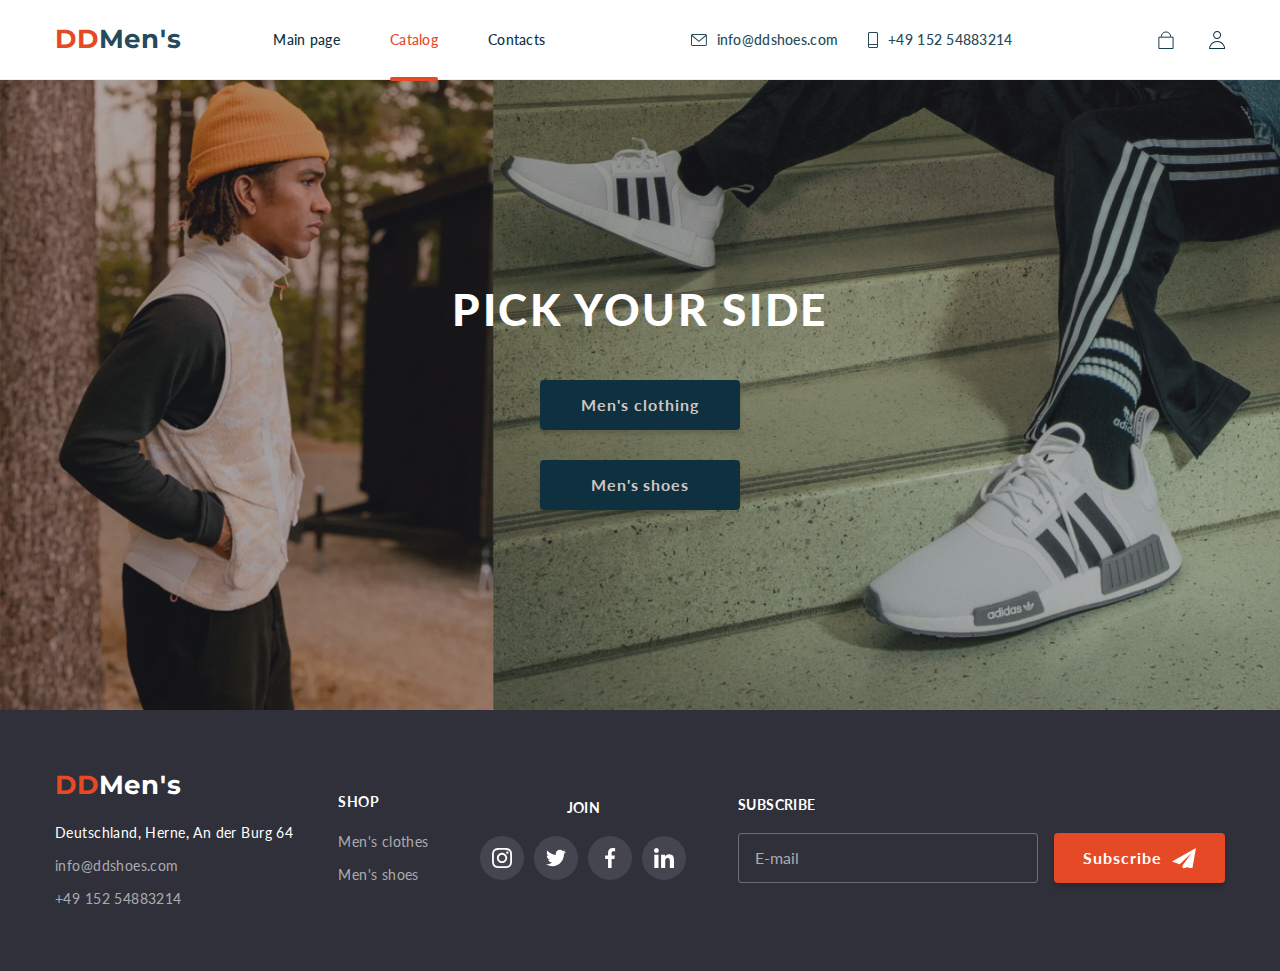
<file: src/catalog.html>
<!DOCTYPE html>
<html lang="en">
  <head>
    <meta charset="UTF-8" />
    <meta http-equiv="X-UA-Compatible" content="IE=edge" />
    <meta name="viewport" content="width=device-width, initial-scale=1.0" />
    <title>DDmen's</title>
    <!-- Fonts -->
    <link
      href="https://fonts.googleapis.com/css2?family=Cormorant:wght@500&family=Jost:wght@500&family=Lato:wght@400;700&family=Montserrat:wght@400;500&family=Raleway:wght@700&display=swap"
      rel="stylesheet"
    />

    <!-- Normalize -->
    <link
      rel="stylesheet"
      href="https://cdnjs.cloudflare.com/ajax/libs/modern-normalize/1.1.0/modern-normalize.min.css"
    />

    <!-- Styles -->
    <link rel="stylesheet" href="../css/main.min.css" />
  </head>
  <body>
    <!-- Header -->
    <header class="header" id="header">
      <div class="header-container">
        <!-- Site-nav -->
        <nav class="site-nav">
          <a href="./index.html" class="site-nav__logo">
            <span class="site-nav__logo-span">DD</span>Men's
          </a>
          <ul class="site-nav__list">
            <li class="site-nav__item">
              <a href="./index.html" class="site-nav__link">Main page</a>
            </li>
            <li class="site-nav__item">
              <a
                href="./catalog.html"
                class="site-nav__link site-nav__link--current"
                >Catalog</a
              >
            </li>
            <li class="site-nav__item">
              <a href="" class="site-nav__link">Contacts</a>
            </li>
          </ul>
        </nav>

        <!-- Contacts -->
        <div class="contact">
          <ul class="header-contact__list">
            <li class="header-contact__item">
              <a href="mailto:info@ddshoes.com" class="header-contact__link">
                <svg class="header-contact__icon" width="16" height="12">
                  <use href="./images/icons/header/header.svg#mailto"></use>
                </svg>
                info@ddshoes.com
              </a>
            </li>
            <li class="header-contact__item">
              <a href="tel:+4915254883214" class="header-contact__link">
                <svg class="header-contact__icon" width="10" height="16">
                  <use href="./images/icons/header/header.svg#tel"></use>
                </svg>
                +49 152 54883214
              </a>
            </li>
          </ul>
        </div>

        <!-- Header-actions -->
        <div class="header-actions">
          <ul class="header-actions__list">
            <li class="header-actions__item">
              <a
                href=""
                class="header-actions__link header-actions__link-busket"
              >
                <svg
                  class="header-actions__icon header-actions__icon-busket"
                  width="16"
                  height="18"
                >
                  <use
                    href="./images/icons/header/actions-header.svg#busket"
                  ></use>
                </svg>
              </a>
            </li>
            <li class="header-actions__item">
              <a href="" class="header-actions__link">
                <svg class="header-actions__icon" width="16" height="18">
                  <use
                    href="./images/icons/header/actions-header.svg#account"
                  ></use>
                </svg>
              </a>
            </li>
          </ul>
        </div>

        <!-- Mobile -->

        <!-- Mobile-button -->
        <button
          type="button"
          class="burger__btn burger__btn--opened js-open-menu"
          aria-expanded="false"
          aria-controls="mobile-menu-container"
        >
          <svg
            class="burger__icon burger__icon--opened"
            aria-label="Перемикач мобільного меню"
          >
            <use
              class="burger__use burger__use--opened"
              href="../src/images/icons/mobile/mobile-new.svg#menu-new"
            ></use>
          </svg>
        </button>

        <!-- Mobile-menu -->
        <div class="mobile-menu js-menu-container">
          <div class="menu-container" id="mobile-menu-container">
            <button
              type="button"
              class="burger__btn burger__btn--closed is-close js-close-menu"
              aria-expanded="false"
              aria-controls="mobile-menu-container"
            >
              <svg class="burger__icon" aria-label="Перемикач мобільного меню">
                <use
                  class="burger__use burger__use--crossed"
                  href="./images/icons/mobile/mobile.svg#close-40px"
                ></use>
              </svg>
            </button>

            <!-- Mobile-nav -->
            <ul class="mobile-nav__list">
              <li class="mobile-nav__item">
                <a href="./index.html" class="mobile-nav__link">Main page</a>
              </li>
              <li class="mobile-nav__item">
                <a
                  href="./catalog.html"
                  class="mobile-nav__link mobile-nav__link--current"
                  >Catalog</a
                >
              </li>
              <li class="mobile-nav__item">
                <a href="" class="mobile-nav__link">Contacts</a>
              </li>
            </ul>

            <!-- Mobile-contact -->
            <ul class="mobile-contact__list">
              <li class="mobile-contact__item">
                <a href="tel:+4915254883214" class="mobile-contact__link">
                  +49 152 54883214
                </a>
              </li>
              <li class="mobile-contact__item">
                <a href="mailto:info@ddshoes.com" class="mobile-contact__link">
                  info@ddshoes.com
                </a>
              </li>
            </ul>

            <!-- Mobile-socials -->
            <ul class="mobile-socials">
              <li class="mobile-socials__item">
                <a
                  class="mobile-socials__link"
                  href="https://www.instagram.com/"
                >
                  Instagram
                </a>
              </li>
              <li class="mobile-socials__item">
                <a class="mobile-socials__link" href="https://www.twitter.com/">
                  Twitter
                </a>
              </li>
              <li class="mobile-socials__item">
                <a
                  class="mobile-socials__link"
                  href="https://www.facebook.com/"
                >
                  Facebook
                </a>
              </li>
              <li class="mobile-socials__item">
                <a
                  class="mobile-socials__link"
                  href="https://www.linkedin.com/"
                >
                  LinkedIn
                </a>
              </li>
            </ul>
          </div>
        </div>
      </div>
    </header>

    <!-- Main -->
    <main>
      <section class="hero-catalog">
        <div class="hero-catalog__container">
          <h1 class="hero-catalog__title">Pick your side</h1>
          <ul class="hero-catalog__list">
            <li class="hero-catalog__item">
              <a href="./catalog-clothes.html" class="hero-catalog__link">
                <button type="button" class="hero-catalog__button">
                  Men's clothing
                </button>
              </a>
            </li>
            <li class="hero-catalog__item">
              <a href="./catalog-shoes.html" class="hero-catalog__link">
                <button type="button" class="hero-catalog__button">
                  Men's shoes
                </button>
              </a>
            </li>
          </ul>
        </div>
      </section>
    </main>

    <!-- Footer -->
    <footer class="footer">
      <div class="footer-container">
        <h2 class="footer__title">Footer</h2>
        <!-- Footer-address -->
        <div class="footer-address">
          <!-- Address-logo -->
          <a href="./index.html" class="footer-address__logo">
            <span class="footer-address__logo-span">DD</span>Men's
          </a>

          <address class="footer-address__address">
            <ul class="footer-address__list">
              <li class="footer-address__item">
                <a
                  href="https://maps.app.goo.gl/2RKLBcvgn1Kz6TnK7?g_st=it"
                  class="footer-address__link"
                  >Deutschland, Herne, An der Burg 64</a
                >
              </li>
              <li class="footer-address__item">
                <a
                  href="mailto:info@ddshoes.com"
                  class="footer-address__link footer-address__link--add"
                  >info@ddshoes.com</a
                >
              </li>
              <li class="footer-address__item">
                <a
                  href="tel:+4915254883214"
                  class="footer-address__link footer-address__link--add"
                  >+49 152 54883214</a
                >
              </li>
            </ul>
          </address>
        </div>

        <!-- Shop -->
        <div class="footer-shop">
          <h3 class="footer-shop__title">Shop</h3>
          <ul class="footer-shop__list">
            <li class="footer-shop__item">
              <a href="./catalog-clothes.html" class="footer-shop__link">
                <p class="footer-shop__text">Men's clothes</p>
              </a>
            </li>
            <li class="footer-shop__item">
              <a href="./catalog-shoes.html" class="footer-shop__link">
                <p class="footer-shop__text">Men's shoes</p>
              </a>
            </li>
          </ul>
        </div>

        <!-- Socials -->
        <div class="footer-socials">
          <h3 class="footer-socials__title">Join</h3>
          <ul class="footer-socials__list">
            <li class="footer-socials__item">
              <a
                href="https://www.instagram.com/"
                target="_blank"
                class="footer-socials__link"
              >
                <svg class="footer-socials__icon">
                  <use href="./images/icons/social/social.svg#instagram"></use>
                </svg>
              </a>
            </li>
            <li class="footer-socials__item">
              <a
                href="https://www.twitter.com/"
                target="_blank"
                class="footer-socials__link"
              >
                <svg class="footer-socials__icon">
                  <use href="./images/icons/social/social.svg#twitter"></use>
                </svg>
              </a>
            </li>
            <li class="footer-socials__item">
              <a
                href="https://www.facebook.com/"
                target="_blank"
                class="footer-socials__link"
              >
                <svg class="footer-socials__icon">
                  <use href="./images/icons/social/social.svg#facebook"></use>
                </svg>
              </a>
            </li>
            <li class="footer-socials__item">
              <a
                href="https://www.linkedin.com/"
                target="_blank"
                class="footer-socials__link"
              >
                <svg class="footer-socials__icon">
                  <use href="./images/icons/social/social.svg#linkedin"></use>
                </svg>
              </a>
            </li>
          </ul>
        </div>

        <!-- Subscribe -->
        <div class="footer-subscribe">
          <p class="footer-subscribe__text">Subscribe</p>
          <form action="" class="js-speaker-form">
            <div class="form-footer">
              <label for="mail" class="form-footer__label"></label>
              <input
                type="email"
                name="mail"
                id="mail"
                class="form-footer__input"
                placeholder="E-mail"
              />
              <button type="submit" class="form-footer__button">
                Subscribe
              </button>
            </div>
          </form>
        </div>
      </div>
    </footer>

    <!-- Scripts -->
    <script src="../src/js/modal.js"></script>
    <script defer src="../src/js/mobile-menu.js"></script>
  </body>
</html>
</file>
<file: css/main.min.css>
.mobile-socials{margin:0;padding:0;list-style:none}.mobile-socials__link{text-decoration:none}.filtration__button,.form-field__button,.modal__button{border-radius:4px;border-width:0}.catalog__title,.footer__title{position:absolute;width:1px;height:1px;margin:-1px;border:0;padding:0;white-space:nowrap;clip-path:inset(100%);clip:rect(0 0 0 0);overflow:hidden}.footer-socials__link{display:flex;align-items:center;justify-content:center;width:44px;height:44px;border-radius:50%;color:#afb1b8}.footer-socials__icon{width:20px;height:20px;fill:currentColor}body{background-color:#fff;color:#0f303f;font-family:Lato,sans-serif;letter-spacing:.03em;font-size:14px;overflow-x:hidden}body.modal-open{overflow:hidden}button{cursor:pointer}html{box-sizing:border-box}*,*::before,*::after{box-sizing:inherit}section{padding-top:60px;padding-bottom:60px}img{display:block;max-width:100%}h1,h2,h3,h4,h5,h6,p{margin-top:0;margin-bottom:0}ul{margin:0;padding:0;list-style:none}li{text-decoration:none}a{text-decoration:none}.backdrop{transition:opacity 250ms cubic-bezier(0.4, 0, 0.2, 1),visibility 250ms cubic-bezier(0.4, 0, 0.2, 1);background-color:rgba(0,0,0,.2);width:100%;height:100%;z-index:100;border-radius:10px;position:fixed;top:50%;left:50%;overflow-y:scroll;transform:translate(-50%, -50%) scale(1)}.backdrop.is-hidden{opacity:0;pointer-events:none;visibility:hidden}.modal{transition:transform 250ms cubic-bezier(0.4, 0, 0.2, 1);position:absolute;top:50%;left:50%;width:280px;color:#f5f4fa;border:2px solid #e64926;background-color:#fff;border-radius:4px;padding:28px;transform:translate(-50%, -50%) scale(1)}@media screen and (max-height: 560px){.modal{left:50%;top:0;transform:translate(-50%, 0%) scale(1)}}@media screen and (min-width: 768px){.modal{width:568px;padding:32px 60px}}.modal__icon{width:11px;height:11px;fill:currentColor}.modal__button{display:flex;align-items:center;justify-content:center;transition:color 250ms cubic-bezier(0.4, 0, 0.2, 1);position:absolute;padding:0;right:182px;top:271px;z-index:10;cursor:pointer;background-color:#fff;border-radius:50%;width:30px;height:30px;border:1px solid rgba(0,0,0,.1)}.modal__button:hover,.modal__button .close-btn:focus{color:#e64926}@media screen and (min-width: 768px){.modal__button{top:20px;right:20px}}.modal__title{font-weight:500;font-size:20px;line-height:1.5;margin-bottom:20px;text-align:center;color:#254a5a}.backdrop.is-hidden .modal{transform:translate(-50%, -50%) scale(0.5)}@media screen and (max-height: 560px){.backdrop.is-hidden .modal{transform:translate(-50%, 0%) scale(0.5)}}.modal-form{flex-direction:column;align-items:center;padding:28px;display:flex}@media screen and (min-width: 450px){.modal-form{width:450px;padding:40px}}@media screen and (min-width: 1200px){.modal-form{width:528px;padding:40px}}.form-field{display:flex;flex-direction:column;margin-bottom:10px;position:relative}.form-field--comm{margin-bottom:20px}.form-field--term{margin-bottom:30px}.form-field__label{font-weight:400;font-size:12px;line-height:1.1666666667;letter-spacing:.01em}.form-field__label:not(:last-child){margin-bottom:4px}.form-field__label--term{font-weight:400;font-size:12px;line-height:1.1666666667;letter-spacing:.03em}@media screen and (min-width: 1200px){.form-field__label--term{font-weight:400;font-size:14px;line-height:1.7142857143;letter-spacing:.03em}}.form-field__input{transition:border-color 250ms cubic-bezier(0.4, 0, 0.2, 1);padding:11px 42px;height:40px;width:100%;border:1px solid rgba(33,33,33,.2);border-radius:4px}.form-field__input:focus{outline:none;border-color:#e64926}.form-field__icon{transition:fill 250ms cubic-bezier(0.4, 0, 0.2, 1);position:absolute;top:50%;left:15px;display:inline-block;width:18px;height:18px}.form-field__icon--check{display:inline-block;width:16px;height:15px;border:2px solid #254a5a;border-radius:2px;margin-right:7px}.form-field__comment{transition:border-color 250ms cubic-bezier(0.4, 0, 0.2, 1);resize:none;margin:0;padding:12px 16px;height:120px;border:1px solid rgba(33,33,33,.2);border-radius:4px;font-size:12px;line-height:1.17;letter-spacing:.01em}.form-field__comment:focus{border-color:#e64926;outline:none}.form-field__comment::placeholder{color:rgba(117,117,117,.5)}.form-field__checkbox{position:absolute;width:1px;height:1px;margin:-1px;padding:0;overflow:hidden;border:0;clip:rect(0 0 0 0)}.form-field__checkbox:checked+.form-field__icon--check{background-image:url(../images/icons/modal/term.svg);background-position:center;background-repeat:no-repeat;background-color:#e64926;background-origin:border-box;border-color:#e64926}.form-field__link{margin-left:4px;color:#2196f3;text-decoration:underline}.form-field__button{padding:10px 32px;margin:0 auto;display:block;text-align:center;min-width:216px;background-color:#e64926;color:#fff;box-shadow:0px 4px 4px rgba(0,0,0,.15);cursor:pointer;font-family:inherit;font-weight:700;font-size:16px;line-height:1.88;letter-spacing:.06em}.form .form-field__button:focus,.form .form-field__button:hover{background-color:#188ce8;box-shadow:0px 4px 4px rgba(0,0,0,.15)}.form-field__input:focus~.form-field__icon{fill:#e64926}.header{background-color:#fff;border-bottom:1px solid #ececec;height:60px;display:flex}.header-container{display:flex;align-items:center;justify-content:space-between;padding:0 15px;padding-top:0;padding-bottom:0;width:100%}@media screen and (min-width: 480px){.header-container{width:480px;margin-left:auto;margin-right:auto}}@media screen and (min-width: 768px){.header-container{width:768px}}@media screen and (min-width: 1200px){.header-container{width:1200px}}@media screen and (min-width: 1200px){.header{height:80px}}.site-nav__logo{font-weight:700;font-size:24px;line-height:1.1666666667;letter-spacing:.03em;font-style:normal;font-family:Montserrat,sans-serif;color:#254a5a}@media screen and (min-width: 1200px){.site-nav__logo{font-weight:700;font-size:26px;line-height:1.1923076923;letter-spacing:.03em}}.site-nav__logo-span{color:#e64926}.site-nav__list{display:none}.contact{display:none}.header-actions{display:flex}.header-actions__link{color:#0f303f;transition:fill 250ms cubic-bezier(0.4, 0, 0.2, 1)}.header-actions__link:hover,.header-actions__link:focus{fill:#e64926}.header-actions__link-busket{transition:stroke 250ms cubic-bezier(0.4, 0, 0.2, 1)}.header-actions__link-busket:hover,.header-actions__link-busket:focus{stroke:#e64926}.header-actions__icon{fill:#0f303f}.header-actions__icon:hover,.header-actions__icon:focus{fill:#e64926}.header-actions__icon-busket{fill:none;stroke:#0f303f}.header-actions__icon-busket:hover,.header-actions__icon-busket:focus{stroke:#e64926}@media screen and (min-width: 768px){.site-nav{display:flex;align-items:center}.site-nav__logo{font-weight:700;font-size:26px;line-height:1.1923076923;letter-spacing:.03em;font-weight:700;font-size:24px;line-height:1.1666666667;letter-spacing:.03em;font-style:normal;font-family:Montserrat,sans-serif;color:#254a5a;margin-right:88px}}@media screen and (min-width: 768px)and (min-width: 1200px){.site-nav__logo{font-weight:700;font-size:26px;line-height:1.1923076923;letter-spacing:.03em}}@media screen and (min-width: 768px){.site-nav__logo-span{color:#e64926}}@media screen and (min-width: 768px){.site-nav__list{display:flex}}@media screen and (min-width: 768px){.site-nav__item:not(:last-child){margin-right:50px}}@media screen and (min-width: 768px){.site-nav__link{font-weight:500;font-size:14px;line-height:1.1428571429;letter-spacing:.02em;transition:color 250ms cubic-bezier(0.4, 0, 0.2, 1);position:relative;display:block;padding-top:22px;padding-bottom:22px;color:#0f303f}.site-nav__link:hover,.site-nav__link:focus{color:#e64926}.site-nav__link--current{color:#e64926}.site-nav__link--current::after{position:absolute;display:block;content:"";width:100%;height:4px;background-color:#e64926;border-radius:2px;bottom:0%;margin-bottom:-1px}}@media screen and (min-width: 768px){.dropdown{float:left;overflow:hidden}.dropdown__button{display:block;align-items:center;font-family:inherit;text-align:center;border-radius:4px;cursor:pointer;padding-right:0;padding-left:0;border:none;overflow:hidden;background:rgba(0,0,0,0);padding-right:20px}.dropdown__icon{fill:currentColor;position:absolute;top:20px}.dropdown__content{display:none;position:absolute;background-color:#fff;min-width:100px;box-shadow:0px 8px 16px 0px rgba(0,0,0,.2);z-index:1;opacity:.9}.dropdown__item:hover,.dropdown__item:focus{background-color:rgba(230,73,38,.9)}.dropdown__item:hover .dropdown__link,.dropdown__item:focus .dropdown__link{color:#fff}.dropdown__link{font-weight:400px;font-size:14px;line-height:1.2857142857;letter-spacing:.05em;color:#0f303f;float:none;padding:12px 16px;text-decoration:none;display:block;text-align:left}.dropdown:hover .dropdown__content{display:block}}@media screen and (min-width: 768px){.contact{display:block}}@media screen and (min-width: 768px){.header-contact__link{font-weight:500;font-size:12px;line-height:1.1666666667;letter-spacing:.02em;transition:color 250ms cubic-bezier(0.4, 0, 0.2, 1);display:flex;align-items:center;gap:10px;color:#254a5a}.header-contact__link:hover,.header-contact__link:focus{color:#e64926}.header-contact__icon{fill:currentColor}}@media screen and (min-width: 768px){.header-actions{display:flex}.header-actions__link{transition:color 250ms cubic-bezier(0.4, 0, 0.2, 1);display:flex;align-items:center;gap:10px;color:#0f303f}.header-actions__link:hover,.header-actions__link:focus,.header-actions__link:activ{color:#e64926}.header-actions__icon{fill:currentColor;width:16px;height:18px}}@media screen and (min-width: 1200px){.site-nav__logo{margin-right:92px}.site-nav__link{padding-top:32px;padding-bottom:32px}.dropdown__icon{top:30px}.header-contact__list{display:flex}.header-contact__link{font-weight:500;font-size:14px;line-height:1.1428571429;letter-spacing:.02em}.header-actions__list{display:flex}}@media screen and (min-width: 768px)and (max-width: 1199px){.header-contact__item:not(:last-child){margin-bottom:10px}.header-actions__item:not(:last-child){margin-bottom:10px}}@media screen and (max-width: 767px){.header-actions__list{display:flex}.header-actions__item:not(:last-child){margin-right:10px}}@media screen and (min-width: 1200px){.header-contact__item:not(:last-child){margin-right:30px}.header-actions__item:not(:last-child){margin-right:35px}}.footer{padding:60px 0;background-color:#2f303a}.footer-container{padding:0 15px;padding-top:0;padding-bottom:0;width:100%}@media screen and (min-width: 480px){.footer-container{width:480px;margin-left:auto;margin-right:auto}}@media screen and (min-width: 768px){.footer-container{width:768px}}@media screen and (min-width: 1200px){.footer-container{width:1200px}}@media screen and (max-width: 767px){.footer-container{text-align:center}}@media screen and (min-width: 768px)and (max-width: 1199px){.footer-container{display:flex;flex-wrap:wrap;justify-content:center;align-items:baseline;column-gap:165px;text-align:center}}@media screen and (min-width: 1200px){.footer-container{justify-content:space-between;flex-wrap:nowrap;gap:0;display:flex;align-items:center}}@media screen and (max-width: 1199px){.footer-address{margin-bottom:60px}}.footer-address__logo{font-weight:700;font-size:24px;line-height:1.1666666667;letter-spacing:.03em;font-style:normal;font-family:Montserrat,sans-serif;color:#fff;display:inline-block;margin-bottom:20px}@media screen and (min-width: 1200px){.footer-address__logo{font-weight:700;font-size:26px;line-height:1.1923076923;letter-spacing:.03em}}.footer-address__logo-span{color:#e64926}@media screen and (min-width: 1200px){.footer-address__address{text-align:left;margin-bottom:0px;margin-right:45px}}.footer-address__item:not(:last-child){margin-bottom:9px}.footer-address__link{color:#fff;line-height:1.71;font-style:normal}.footer-address__link--add{transition:color 250ms cubic-bezier(0.4, 0, 0.2, 1);color:rgba(255,255,255,.6)}.footer-address__link--add:hover,.footer-address__link--add:focus{color:#e64926}.footer-shop{margin-bottom:30px}.footer-shop__title{font-weight:700;font-size:14px;line-height:1.1428571429;letter-spacing:.03em;margin-bottom:20px;text-transform:uppercase;color:#fff}.footer-shop__item:not(:last-child){margin-bottom:9px}.footer-shop__link{transition:color 250ms cubic-bezier(0.4, 0, 0.2, 1);color:rgba(255,255,255,.6);line-height:1.71;font-style:normal}.footer-shop__link:hover,.footer-shop__link:focus{color:#e64926}@media screen and (min-width: 1200px){.footer-shop{margin-right:auto;margin-bottom:0%}}.footer-socials__title{font-weight:700;font-size:14px;line-height:1.1428571429;letter-spacing:.03em;margin-bottom:20px;text-transform:uppercase;color:#fff}@media screen and (min-width: 1200px){.footer-socials__title{text-align:center}}.footer-socials__list{display:flex;gap:10px;justify-content:center}.footer-socials__link{transition:background-color 250ms cubic-bezier(0.4, 0, 0.2, 1);background-color:rgba(255,255,255,.1)}.footer-socials__link:hover,.footer-socials__link:focus{color:#fff;background-color:#e64926}.footer-socials__icon{fill:#fff}@media screen and (max-width: 1199px){.footer-socials{margin-bottom:60px}}@media screen and (min-width: 1200px){.footer-socials{margin-right:auto;margin-bottom:0%}}.footer-subscribe__text{font-weight:700;font-size:14px;line-height:1.1428571429;letter-spacing:.03em;display:block;margin-bottom:20px;margin-top:0;text-transform:uppercase;color:#fff}.form-footer__input{transition:#ececec 250ms cubic-bezier(0.4, 0, 0.2, 1);display:block;width:100%;height:50px;margin:0 auto;padding:13px 16px;margin-bottom:20px;border-radius:4px;border:1px solid rgba(255,255,255,.3);background-color:#2f303a;color:#fff}.form-footer__input::placeholder{color:rgba(255,255,255,.6);font-family:inherit;font-size:100%;font-size:16px;line-height:1.15}@media screen and (min-width: 768px){.form-footer__input{width:450px}}@media screen and (min-width: 1200px){.form-footer__input{display:inline-block;margin-bottom:0;margin-right:12px;width:300px}}.form-footer__button{display:inline-flex;align-items:center;padding:8px 29px;min-width:170px;min-height:50px;font-family:inherit;text-align:center;border-radius:4px;background-color:#e64926;color:#fff;cursor:pointer;display:inline-flex;align-items:center;justify-content:center;transition:background-color 250ms cubic-bezier(0.4, 0, 0.2, 1);font-weight:700;font-size:16px;line-height:1.875;letter-spacing:.06em;border:none;margin:0;box-shadow:0px 4px 4px rgba(0,0,0,.15);font-style:normal}.form-footer__button:hover,.form-footer__button:focus{background-color:#254a5a}.form-footer__button::after{content:"";display:inline-block;width:24px;height:20px;margin-left:10px;background-image:url(../images/icons/footer/send.svg)}.hero{padding:300px 0;background-color:#2f303a;margin:0 auto;background-size:cover;background-repeat:no-repeat;background-position:center;text-align:center;background-color:#2f303a;background-image:linear-gradient(to right, rgba(47, 48, 58, 0.4), rgba(47, 48, 58, 0.4)),url(../images/index/hero/hero-index.jpg)}@media screen and (max-width: 479px){.hero{padding:160px 0}}@media screen and (max-width: 767px){.hero{padding:210px 0}}@media screen and (max-width: 1199px){.hero{padding:220px 0}}.hero__container{padding:0 15px;padding-top:0;padding-bottom:0;width:100%}@media screen and (min-width: 480px){.hero__container{width:480px;margin-left:auto;margin-right:auto}}@media screen and (min-width: 768px){.hero__container{width:768px}}@media screen and (min-width: 1200px){.hero__container{width:1200px}}.hero__title{font-weight:700;font-size:40px;line-height:1.45;letter-spacing:.05em;margin-bottom:25px;margin-left:auto;margin-right:auto;text-transform:uppercase;text-align:center;color:#fff}@media screen and (max-width: 1199px){.hero__title{max-width:480px}}.hero__text{font-weight:700;font-size:20px;line-height:1.3;letter-spacing:.05em;color:#fff;margin-bottom:30px}.hero__text-span{color:#e64926}.hero__list{display:flex;gap:10px}.hero__item{margin-left:auto;margin-right:auto}.hero__button{display:inline-block;align-items:center;padding:10px 32px;min-width:200px;min-height:50px;font-family:inherit;text-align:center;border-radius:4px;background-color:#e64926;color:#fff;cursor:pointer;font-weight:700;font-size:16px;line-height:1.875;letter-spacing:.06em;transition:background-color 250ms cubic-bezier(0.4, 0, 0.2, 1),color 250ms cubic-bezier(0.4, 0, 0.2, 1);border:none;box-shadow:0 4px 4px rgba(0,0,0,.15)}.hero__button:focus,.hero__button:hover{background-color:#0f303f;color:#cec6c4}.hero__button-shoes{background-color:#0f303f;color:#cec6c4}.hero__button-shoes:focus,.hero__button-shoes:hover{background-color:#e64926;color:#fff}@media screen and (max-width: 425px){.hero__button{padding:10px 10px;min-width:140px;max-width:160px}}@media screen and (min-width: 768px){.hero__title{font-weight:700;font-size:45px;line-height:1.3333333333;letter-spacing:.05em}.hero__list{gap:40px;justify-content:center}.hero__item{margin-left:0;margin-right:0}}@media screen and (min-width: 1200px){.hero{position:relative}.hero__title{font-weight:700;font-size:48px;line-height:1.3125;letter-spacing:.05em;position:absolute;bottom:180px;left:40px;color:#fff}.hero__text{font-weight:700;font-size:25px;line-height:1.2;letter-spacing:.05em;position:absolute;bottom:140px;left:40px;color:#fff}.hero__text-span{color:#e64926}.hero__list{display:flex;gap:20px;position:absolute;bottom:95px;left:40px}}.season__container{padding:0 15px;padding-top:0;padding-bottom:0;width:100%}@media screen and (min-width: 480px){.season__container{width:480px;margin-left:auto;margin-right:auto}}@media screen and (min-width: 768px){.season__container{width:768px}}@media screen and (min-width: 1200px){.season__container{width:1200px}}.season__title{font-weight:700;font-size:32px;line-height:1.3125;letter-spacing:.05em;margin-bottom:10px}.season__title-span{color:#e64926}@media screen and (max-width: 374px){.season__title{font-weight:700;font-size:28px;line-height:1.2857142857;letter-spacing:.05em}}.slideshow-cards{position:relative;margin:0 auto}.slideshow-cards__box{display:none}.slideshow-cards__box.fade{animation-name:fade;animation-duration:1.5s}.slideshow-cards__number{font-weight:700;font-size:12px;line-height:1.3333333333;letter-spacing:.05em;color:#f2f2f2;padding:8px 12px;position:absolute;top:0}.slideshow-cards__img{min-width:100%;max-height:225px;position:relative}@media screen and (max-width: 479px){.slideshow-cards__img{max-height:173px}}@media screen and (max-width: 424px){.slideshow-cards__img{max-height:160px}}@media screen and (max-width: 374px){.slideshow-cards__img{max-height:145px}}@media screen and (min-width: 768px){.slideshow-cards__img{max-height:320px}}@media screen and (min-width: 1200px){.slideshow-cards__img{max-height:550px}}.slideshow-cards__text{font-weight:500;font-size:16px;line-height:1.25;letter-spacing:.05em;transition:color 250ms cubic-bezier(0.4, 0, 0.2, 1),background-color 250ms cubic-bezier(0.4, 0, 0.2, 1);color:#0f303f;padding:15px 0;bottom:8px;width:100%;text-align:center;font-family:Cormorant Garamond}.slideshow-cards__text:hover,.slideshow-cards__text:focus{color:#e64926}@media screen and (min-width: 768px){.slideshow-cards__text{font-weight:500;font-size:22px;line-height:1.1818181818;letter-spacing:.05em}}@media screen and (min-width: 1200px){.slideshow-cards__text{font-weight:500;font-size:26px;line-height:1.1538461538;letter-spacing:.05em}}.slideshow-dots__list{display:flex;justify-content:center;text-align:center}.slideshow-dots__dot{transition:background-color 750ms cubic-bezier(0.4, 0, 0.2, 1);cursor:pointer;height:15px;width:15px;margin:0 2px;background-color:#254a5a;border-radius:50%;display:inline-block}.slideshow-dots__dot.active,.slideshow-dots__dot:hover{background-color:rgba(230,73,38,.9)}.nature{background-color:#254a5a}.nature__container{padding:0 15px;padding-top:0;padding-bottom:0;width:100%}@media screen and (min-width: 480px){.nature__container{width:480px;margin-left:auto;margin-right:auto}}@media screen and (min-width: 768px){.nature__container{width:768px}}@media screen and (min-width: 1200px){.nature__container{width:1200px}}.nature__title{font-weight:700;font-size:30px;line-height:1.1666666667;letter-spacing:.05em;font-family:Cormorant Garamond;color:#eae9e8;margin-left:auto;margin-right:auto;text-align:center;margin-bottom:12px}@media screen and (max-width: 479px){.nature__title{font-weight:700;font-size:27px;line-height:1.1111111111;letter-spacing:.05em}}@media screen and (min-width: 768px){.nature__title{font-weight:700;font-size:36px;line-height:1.1388888889;letter-spacing:.05em}}@media screen and (min-width: 1200px){.nature__title{font-weight:700;font-size:39px;line-height:1.1025641026;letter-spacing:.05em}}.nature__text{font-weight:500;font-size:15px;line-height:1.2666666667;letter-spacing:.05em;color:#fff;text-align:center;margin-bottom:35px}@media screen and (min-width: 768px){.nature__text{font-weight:500;font-size:19px;line-height:1.3684210526;letter-spacing:.05em;max-width:650px;margin:36px auto}}@media screen and (min-width: 1200px){.nature__text{font-weight:500;font-size:22px;line-height:1.3181818182;letter-spacing:.05em;max-width:780px;margin:36px auto}}.nature__button{display:inline-block;align-items:center;padding:10px 32px;min-width:200px;min-height:50px;font-family:inherit;text-align:center;border-radius:4px;background-color:#0f303f;color:#fff;cursor:pointer;font-weight:700;font-size:16px;line-height:1.875;letter-spacing:.06em;transition:background-color 250ms cubic-bezier(0.4, 0, 0.2, 1),color 250ms cubic-bezier(0.4, 0, 0.2, 1);border:none;box-shadow:0 4px 4px rgba(0,0,0,.15);margin-left:auto;margin-right:auto;display:flex;justify-content:center}.nature__button:focus,.nature__button:hover{background-color:#e64926;color:#cec6c4}.modal-seehow__title{font-family:Cormorant Garamond}.modal-seehow__zone{display:flex;align-items:center;justify-content:center;transition:background-color 250ms cubic-bezier(0.4, 0, 0.2, 1),color 250ms cubic-bezier(0.4, 0, 0.2, 1),fill 250ms cubic-bezier(0.4, 0, 0.2, 1);position:relative;height:200px;width:100%;fill:#fcfcfc;border:0;border-radius:10px;margin-bottom:20px}.modal-seehow__zone:hover{background-color:#e64926}@media screen and (min-width: 768px){.modal-seehow__zone{margin-bottom:32px}}.modal-seehow__zone iframe{width:100%;height:100%;border:none;position:absolute;top:0;left:0;border-radius:10px;outline:3px solid #131313}.modal-seehow__text{color:#0f303f}.burger__btn{background:rgba(0,0,0,0);border:none;padding:0}.burger__btn--opened{display:flex;align-items:center;justify-content:center;top:10px;right:15px}.burger__btn--opened:hover .burger__icon,.burger__btn--opened:focus .burger__icon{stroke:#e64926}.burger__btn.is-open .burger__icon-opened{display:none}.burger__btn.is-open .burger__icon-crossed{display:block}.burger__btn--closed{display:flex;align-items:center;justify-content:center;position:absolute;top:10px;right:15px;height:40px;width:40px}.burger__btn--closed:hover .burger__icon,.burger__btn--closed:focus .burger__icon{fill:#e64926}@media screen and (min-width: 768px){.burger__btn{display:none}}.burger__icon{transition:fill 250ms cubic-bezier(0.4, 0, 0.2, 1);display:block;width:40px;height:40px;fill:#0f303f}.burger__icon--opened{stroke:#0f303f;width:30px}.mobile-menu{transition:opacity 250ms cubic-bezier(0.4, 0, 0.2, 1),visibility 250ms cubic-bezier(0.4, 0, 0.2, 1);position:absolute;top:0;left:0;width:100%;height:100vh;background-color:#fff;opacity:0;visibility:hidden;z-index:100;pointer-events:none;overflow-y:scroll}.mobile-menu.is-open{opacity:1;visibility:visible;pointer-events:auto}.menu-container{padding:0 15px;padding-top:0;padding-bottom:0;width:100%;height:100%;position:relative;padding-left:40px;padding-bottom:48px;padding-top:48px;display:flex;flex-direction:column}@media screen and (min-width: 480px){.menu-container{width:480px;margin-left:auto;margin-right:auto}}@media screen and (min-width: 768px){.menu-container{width:768px}}@media screen and (min-width: 1200px){.menu-container{width:1200px}}.mobile-actions{display:flex;align-items:center;justify-content:center;height:18px;width:16px}.mobile-nav__item:not(:last-child){margin-bottom:36px}.mobile-nav__item.active{margin-bottom:10px}.mobile-nav__link{transition:color 250ms cubic-bezier(0.4, 0, 0.2, 1);font-weight:500;font-size:40px;line-height:1.175;letter-spacing:.02em;color:#0f303f}.mobile-nav__link--current{color:#e64926}.mobile-nav__link:hover,.mobile-nav__link:focus{color:#e64926}.dropdown-mobile{overflow:hidden}.dropdown-mobile__button{display:block;align-items:center;font-family:inherit;text-align:center;border-radius:4px;cursor:pointer;padding-right:0;padding-left:0;border:none;overflow:hidden;background:rgba(0,0,0,0);padding-bottom:15px}.dropdown-mobile__button:hover,.dropdown-mobile__button:focus{color:#0f303f}.dropdown-mobile__button.active{color:#e64926}.dropdown-mobile__icon{fill:currentColor;position:absolute;top:140px;width:40px;height:40px}.dropdown-mobile__content{display:none;background-color:#fff;max-width:170px;box-shadow:0px 8px 16px 0px rgba(0,0,0,.2);margin:2px;z-index:1;opacity:.99;position:relative;top:0;left:0}.dropdown-mobile__item:hover,.dropdown-mobile__item:focus{background-color:rgba(230,73,38,.9)}.dropdown-mobile__item:hover .dropdown-mobile__link,.dropdown-mobile__item:focus .dropdown-mobile__link{color:#fff}.dropdown-mobile__link{font-weight:400px;font-size:17px;line-height:1.1764705882;letter-spacing:.05em;color:#0f303f;float:none;padding:12px 16px;text-decoration:none;display:block;text-align:left}.mobile-contact__list{margin-top:auto;margin-bottom:64px}.mobile-contact__item{font-weight:500;font-size:34px;line-height:1.1764705882;letter-spacing:.02em}.mobile-contact__item:nth-child(1){font-weight:500;font-size:34px;line-height:1.1764705882;letter-spacing:.02em;color:#e64926}@media screen and (max-width: 380px){.mobile-contact__item:nth-child(1){font-size:28px}}.mobile-contact__item:nth-child(2){font-weight:500;font-size:24px;line-height:1.1666666667;letter-spacing:.02em;color:#254a5a}@media screen and (max-width: 380px){.mobile-contact__item:nth-child(2){font-size:24px}}.mobile-contact__item:not(:last-child){margin-bottom:32px}.mobile-contact__link{transition:color 250ms cubic-bezier(0.4, 0, 0.2, 1);color:inherit}.mobile-socials{display:flex;flex-wrap:wrap}.mobile-socials__item:not(:last-child){padding-right:10px;margin-right:10px;border-right:1px solid rgba(33,33,33,.2)}.mobile-socials__link{display:inline-block;font-weight:500;font-size:18px;line-height:1.2222222222;letter-spacing:.02em;color:#e64926}@media screen and (min-width: 768px){.mobile-socials__link{display:none}}@media screen and (min-width: 768px){.mobile-socials{display:none}}.hero-catalog{padding:118px 0;background-color:#2f303a;margin:0 auto;background-size:cover;background-repeat:no-repeat;background-position:center;text-align:center;max-width:100%;background-color:#2f303a;background-image:linear-gradient(to right, rgba(47, 48, 58, 0.4), rgba(47, 48, 58, 0.4)),url(../images/catalog/hero.jpg)}@media screen and (min-width: 1200px){.hero-catalog{background-image:linear-gradient(to right, rgba(47, 48, 58, 0.4), rgba(47, 48, 58, 0.4)),url(../images/catalog/hero.jpg);max-width:1600px;padding-top:200px;padding-bottom:200px}}.hero-catalog__container{padding:0 15px;padding-top:0;padding-bottom:0;width:100%}@media screen and (min-width: 480px){.hero-catalog__container{width:480px;margin-left:auto;margin-right:auto}}@media screen and (min-width: 768px){.hero-catalog__container{width:768px}}@media screen and (min-width: 1200px){.hero-catalog__container{width:1200px}}.hero-catalog__title{font-weight:900;font-size:26px;line-height:1.6153846154;letter-spacing:.06em;max-width:360px;margin-bottom:40px;margin-left:auto;margin-right:auto;text-transform:uppercase;text-align:center;color:#fff}@media screen and (min-width: 1200px){.hero-catalog__title{max-width:696px;font-size:44px;line-height:1.36}}.hero-catalog__item:not(:last-child){margin-bottom:30px}.hero-catalog__button{transition:background-color 250ms cubic-bezier(0.4, 0, 0.2, 1),color 250ms cubic-bezier(0.4, 0, 0.2, 1);display:inline-block;align-items:center;padding:10px 32px;min-width:200px;min-height:50px;font-family:inherit;text-align:center;border-radius:4px;background-color:#0f303f;color:#cec6c4;cursor:pointer;font-weight:700;font-size:16px;line-height:1.875;letter-spacing:.06em;border:none;box-shadow:0 4px 4px rgba(0,0,0,.15)}.hero-catalog__button:focus,.hero-catalog__button:hover{background-color:#e64926;color:#fff}.catalog-container{padding:0 15px;padding-top:0;padding-bottom:0;width:100%}@media screen and (min-width: 480px){.catalog-container{width:480px;margin-left:auto;margin-right:auto}}@media screen and (min-width: 768px){.catalog-container{width:768px}}@media screen and (min-width: 1200px){.catalog-container{width:1200px}}.filtration__list{display:flex;align-items:center;justify-content:center;margin:0 auto;margin-bottom:50px;flex-wrap:wrap;row-gap:15px;column-gap:8px}@media screen and (max-width: 768px){.filtration__list{justify-content:flex-start}}.filtration__button{transition:color 250ms cubic-bezier(0.4, 0, 0.2, 1),background-color 250ms cubic-bezier(0.4, 0, 0.2, 1),box-shadow 250ms cubic-bezier(0.4, 0, 0.2, 1);font-weight:500;font-size:16px;line-height:1.625;letter-spacing:.03em;display:block;align-items:center;padding:6px 22px;min-width:100%;min-height:100%;font-family:inherit;text-align:center;border-radius:4px;background-color:#0f303f;color:#cec6c4;cursor:pointer}.filtration__button:hover,.filtration__button:focus{background-color:#e64926;color:#fff;box-shadow:0px 3px 1px rgba(0,0,0,.1),0px 1px 2px rgba(0,0,0,.08),0px 2px 2px rgba(0,0,0,.12)}.filtration__button.active{background-color:#e64926;color:#fff}.catalog-list__container{overflow:hidden}.catalog-overlay__list{display:flex;flex-wrap:wrap;gap:30px}.catalog-overlay__item{display:none}.catalog-overlay__item.show{display:block}.catalog-overlay__link{transition:box-shadow 250ms cubic-bezier(0.4, 0, 0.2, 1);height:100%;display:flex;flex-direction:column;border-radius:0px 0px 4px 4px;background:#fff;border:1px solid #eee;max-height:450px}@media screen and (min-width: 768px){.catalog-overlay__link{max-width:354px}}@media screen and (min-width: 1200px){.catalog-overlay__link{max-width:370px}}.catalog-overlay__link:hover,.catalog-overlay__link:focus{box-shadow:0px 3px 1px rgba(0,0,0,.1),0px 1px 2px rgba(0,0,0,.08),0px 2px 2px rgba(0,0,0,.12)}.product-description{position:relative;overflow:hidden}.catalog-overlay__description{transition:transform 250ms cubic-bezier(0.4, 0, 0.2, 1);position:absolute;width:100%;height:100%;top:0;left:0;background-color:rgba(230,73,38,.9);z-index:10;transform:translateY(101%)}.catalog-overlay__item:hover .catalog-overlay__description,.catalog-overlay__item:focus .catalog-overlay__description{transform:translateY(0)}.catalog-overlay__text{padding:20px 15px;font-size:14px;line-height:1.5;color:#fff;display:block}@media screen and (min-width: 480px){.catalog-overlay__text{font-size:18px;line-height:1.56;padding:77px 24px}}@media screen and (min-width: 768px){.catalog-overlay__text{padding-top:49px;padding-bottom:77px}}@media screen and (min-width: 1200px){.catalog-overlay__text{padding-top:63px;padding-bottom:63px}}.catalog-cards{padding:20px 24px;flex-grow:1;position:relative}.catalog-cards__title{font-weight:700;font-size:18px;line-height:2;letter-spacing:.06em;margin-bottom:4px;color:#254a5a}@media screen and (min-width: 768px)and (max-width: 1199px){.catalog-cards__title{max-width:304px}}.catalog-cards__text{font-size:16px;line-height:1.88;color:#0f303f}.catalog-cards__button{display:block;align-items:center;padding:8px 8px;min-width:30px;min-height:30px;font-family:inherit;text-align:center;border-radius:4px;background-color:rgba(255,255,255,.3);cursor:pointer;border:none;overflow:hidden;position:absolute;bottom:20px;right:10px}.catalog-cards__button:hover .catalog-cards__button::before,.catalog-cards__button:focus .catalog-cards__button::before{fill:#e64926}.catalog-cards__button:hover,.catalog-cards__button:focus{fill:#e64926;background-color:rgba(230,73,38,.9)}.catalog-cards__button::before{content:"";background-image:url(../images/icons/catalog/cart.svg);display:inline-block;width:35px;height:35px;fill:#254a5a}.catalog-cards__button::before:hover,.catalog-cards__button::before:focus{fill:#e64926}/*# sourceMappingURL=main.min.css.map */
</file>
